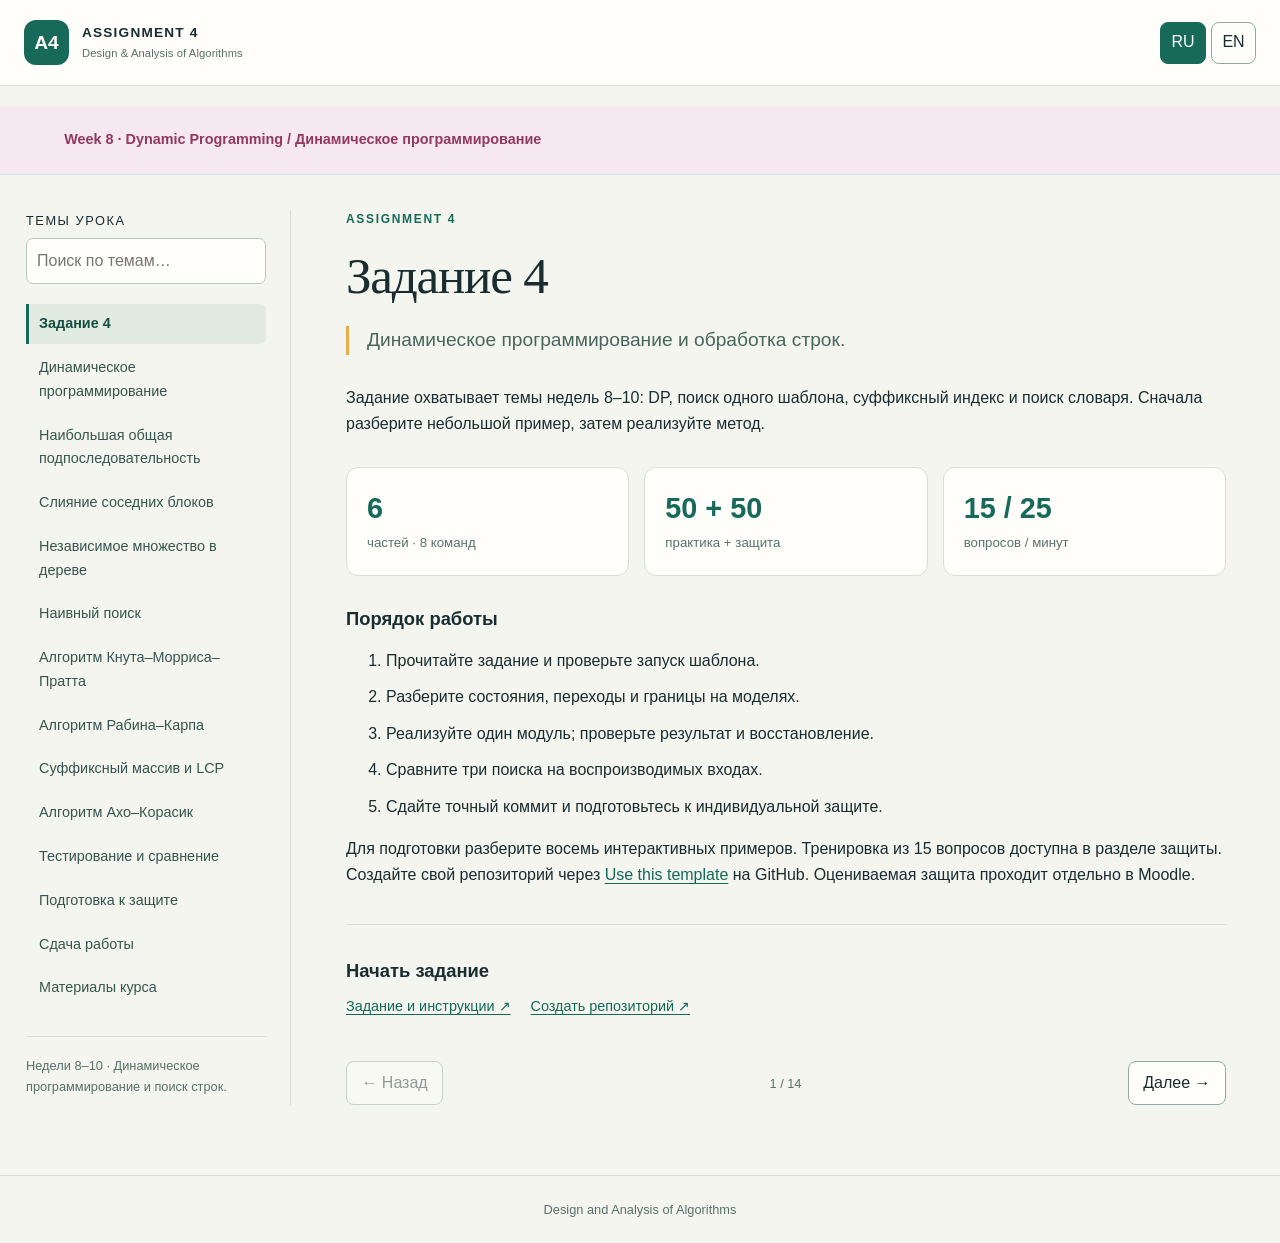
<file: docs/index.html>
<!doctype html>
<html lang="ru">
<head>
<meta charset="utf-8"><meta name="viewport" content="width=device-width, initial-scale=1">
<title>A4 · Dynamic Programming & String Processing</title>
<meta name="description" content="Учебные модели Assignment 4: динамическое программирование и обработка строк.">
<link rel="stylesheet" href="style.css">
<script defer src="content.js"></script><script defer src="app.js"></script>
</head>
<body>
<a class="skip" href="#main">К содержанию / Skip to content</a>
<header><a class="brand" href="#start"><span class="brand-icon">A4</span><span>ASSIGNMENT 4<small>Design & Analysis of Algorithms</small></span></a><div class="language" role="group" aria-label="Language"><button data-lang="RU">RU</button><button data-lang="EN">EN</button></div></header>
<nav class="week8-banner" aria-label="Week 8"><a href="week8/">Week 8 · Dynamic Programming / Динамическое программирование</a></nav>
<div class="shell"><aside><label for="search" id="searchLabel"></label><input id="search" type="search" autocomplete="off"><nav id="nav" aria-label="Topics"></nav><div class="aside-note" id="asideNote"></div></aside>
<main id="main" tabindex="-1"><div class="eyebrow" id="eyebrow"></div><h1 id="title"></h1><p class="lead" id="lead"></p><article id="article"></article><section id="lab" class="lab" hidden aria-labelledby="labHeading"></section><section class="downloads"><h2 id="downloadsTitle"></h2><div id="downloads"></div></section><div class="paging"><button id="prev"></button><span id="position"></span><button id="next"></button></div></main></div>
<footer id="footer"></footer>
</body></html>
</file>
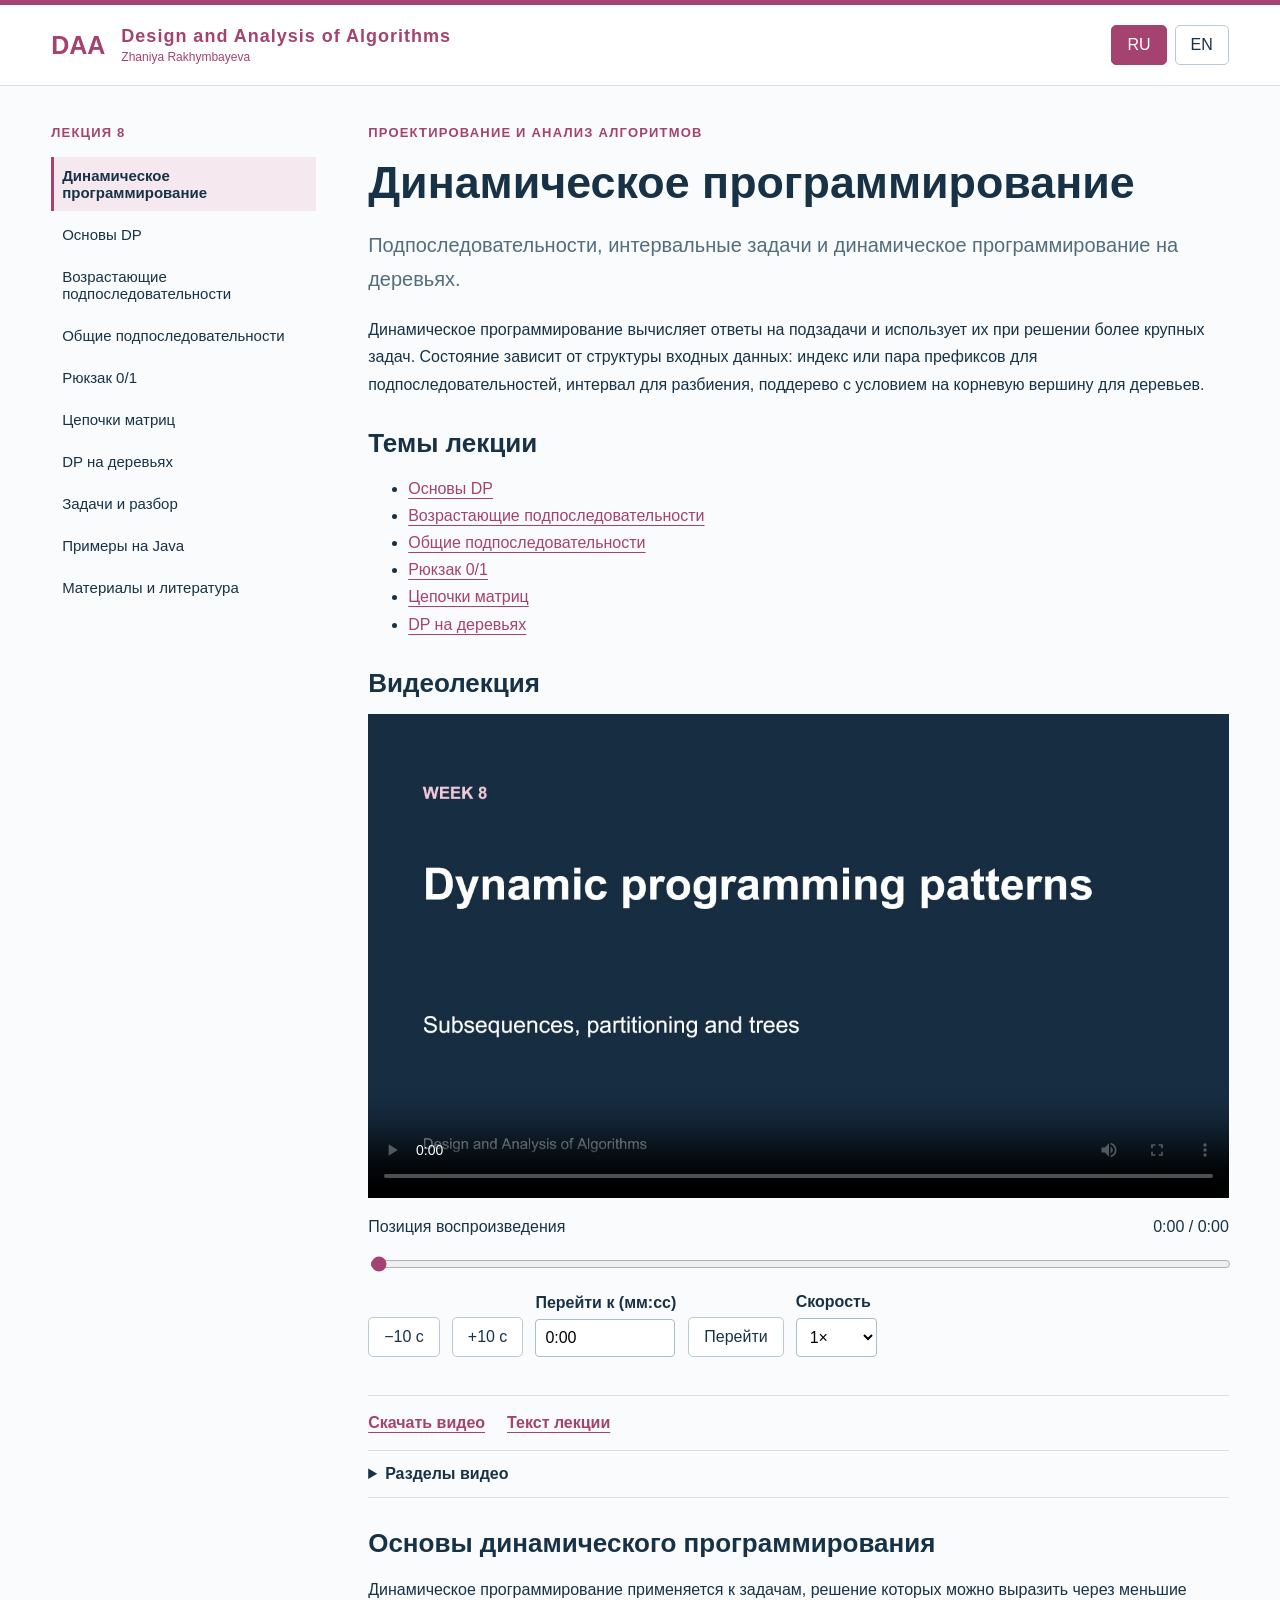
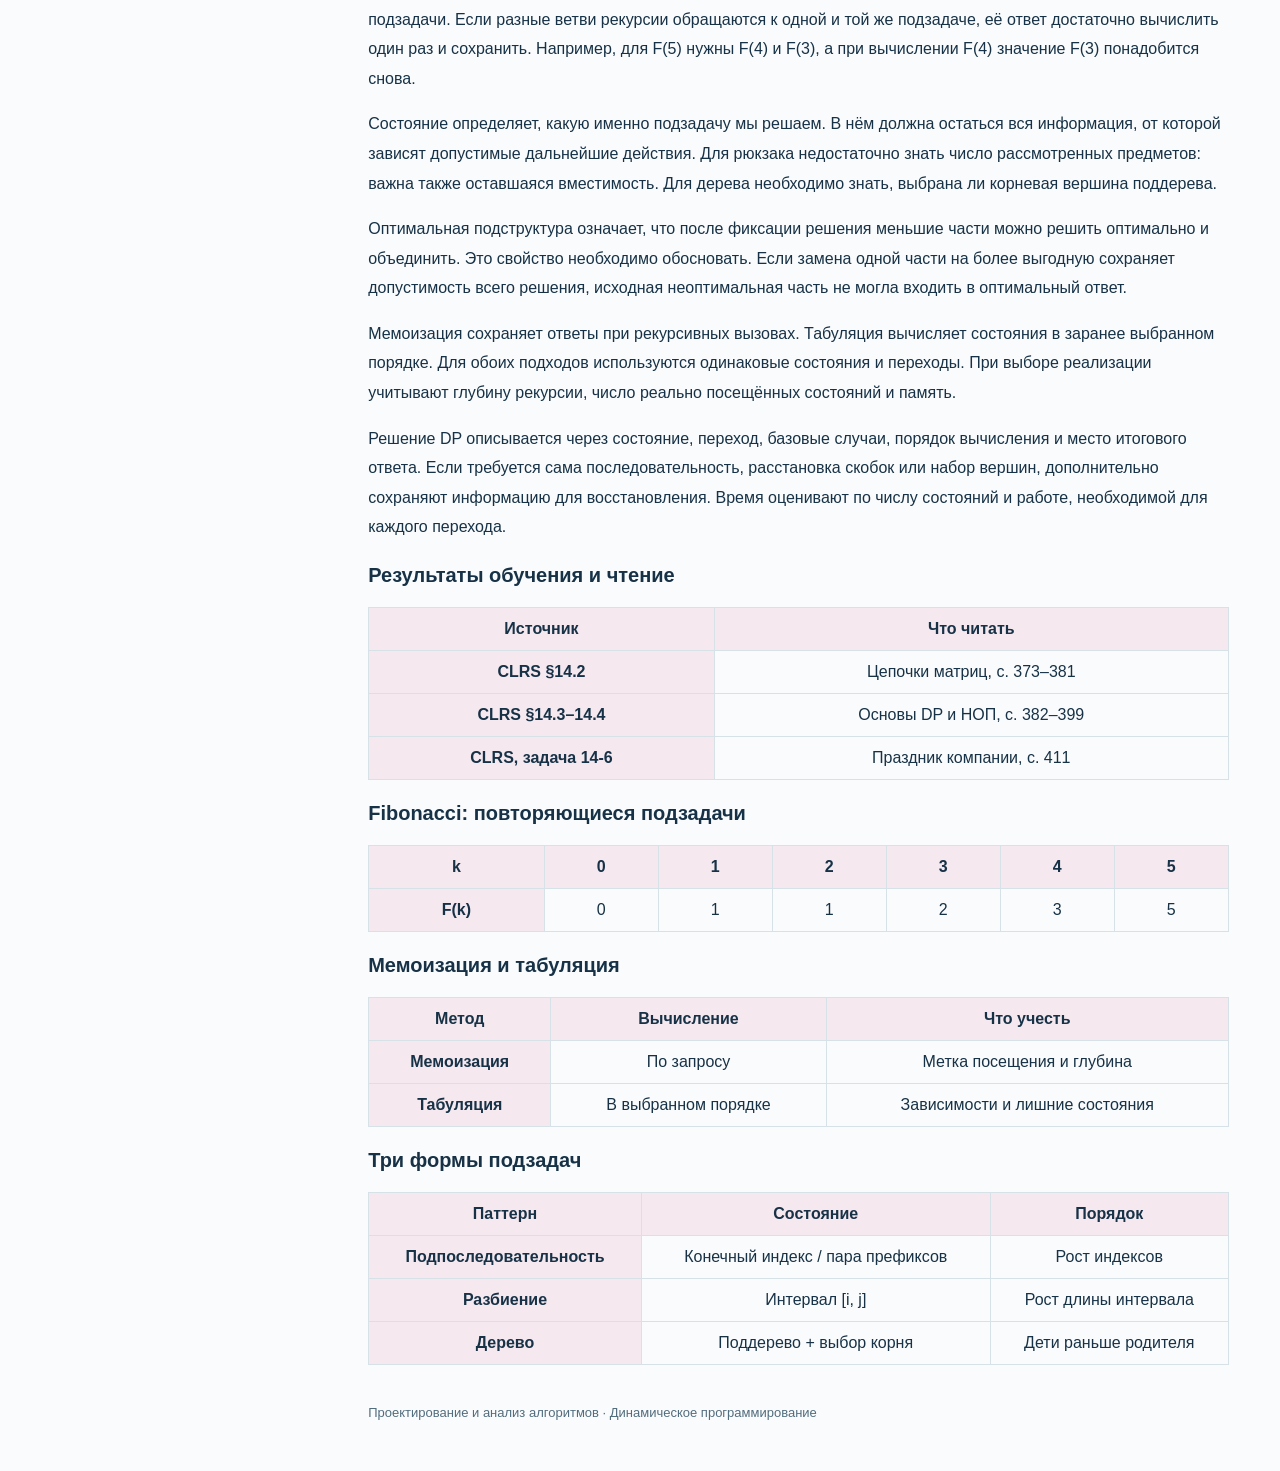
<file: docs/week8/index.html>
<!doctype html><html lang="ru"><head><meta charset="utf-8"><meta name="viewport" content="width=device-width,initial-scale=1"><meta name="description" content="Dynamic programming: subsequences, interval problems, and trees."><title>Week 8 · Dynamic Programming</title><link rel="stylesheet" href="week8.css"><script type="module" src="week8.mjs"></script></head><body>
<a class="skip" href="#main">К содержанию / Skip to content</a>
<header><a class="brand" href="#start">DAA <span>Design and Analysis of Algorithms<small>Zhaniya Rakhymbayeva</small></span></a><div class="lang"><button id="ru" lang="ru">RU</button><button id="en" lang="en">EN</button></div></header>
<div class="layout"><aside><p class="eyebrow" id="routeLabel"></p><nav id="nav" aria-label="Lecture topics"></nav></aside>
<main id="main" tabindex="-1"><p class="eyebrow" id="kicker"></p><h1 id="title"></h1><p class="lead" id="lead"></p><div id="content"></div><section id="workspace" hidden></section><footer id="footer"></footer></main></div>
</body></html>
</file>
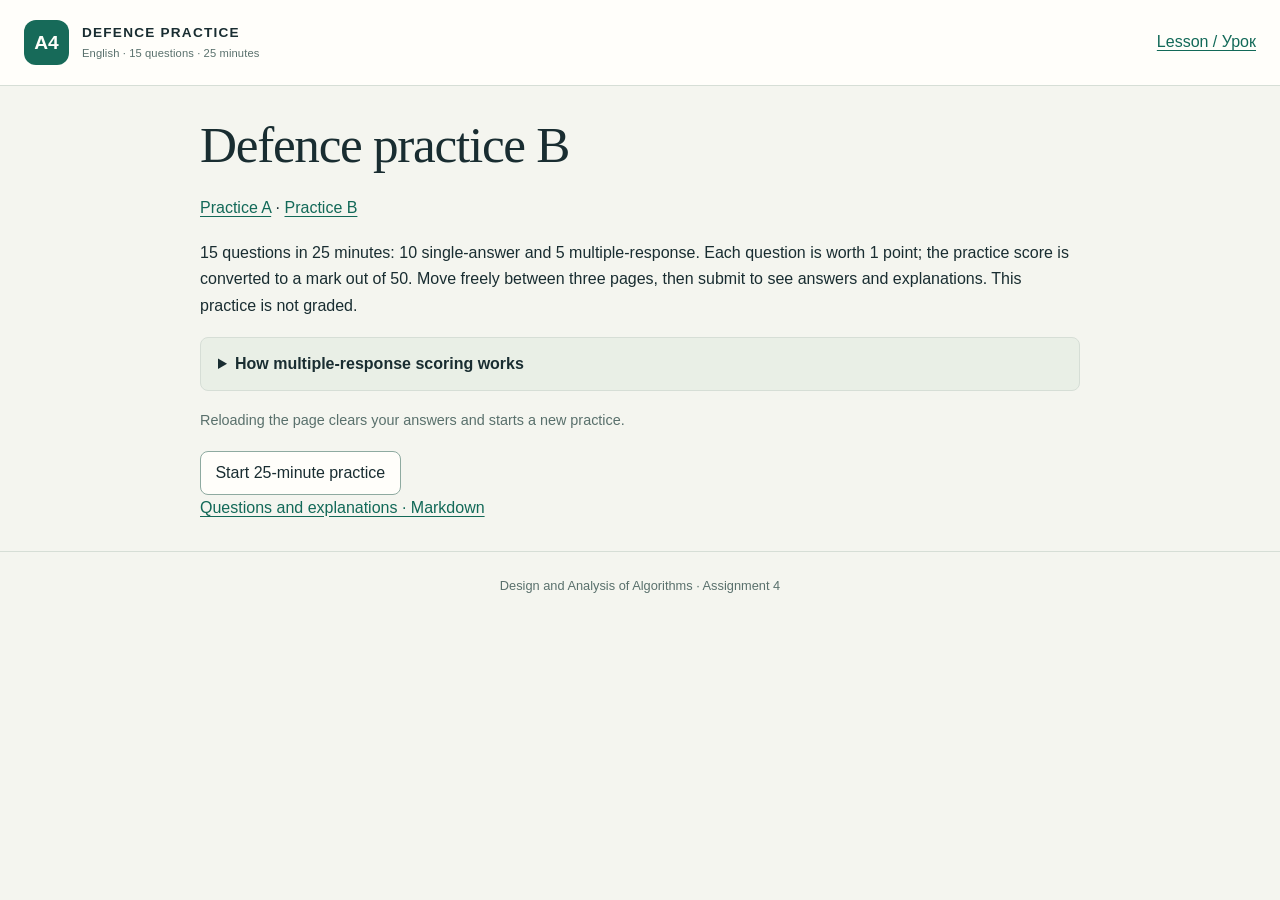
<file: docs/practice-b.html>
<!doctype html><html lang="en"><head><meta charset="utf-8"><meta name="viewport" content="width=device-width,initial-scale=1"><title>A4 · Defence Practice B</title><link rel="stylesheet" href="style.css"><script defer src="practice-b-content.js"></script><script defer src="practice.js"></script>
<style>.practice-shell{max-width:920px;margin:30px auto;padding:0 20px}.practice-card{background:#fffefa;border:1px solid #d6ded6;border-radius:12px;padding:20px;margin:20px 0}.practice-card legend{font-weight:600;padding:0 5px}.practice-card fieldset{border:0;padding:0;margin:0;min-width:0}.practice-card label{display:flex;gap:12px;align-items:flex-start;margin-top:12px;cursor:pointer}.practice-card input{margin-top:7px;flex:none;accent-color:#176a59}.timer{position:sticky;top:0;background:#fffefa;border:1px solid #d6ded6;border-radius:9px;padding:12px 16px;display:flex;gap:14px;align-items:center;justify-content:space-between;z-index:2}.timer strong{font-size:1.3rem;font-variant-numeric:tabular-nums}.option-reason{font-size:.9rem;padding:8px 12px;border-left:3px solid #a8c3b0;margin-top:7px}.score{font-size:1.3rem;padding:18px;background:#e2eddf;border-radius:9px}.hint{font-size:.9rem;color:#59706c}.practice-card.correct{border-color:#26755b}.practice-card.partial{border-color:#b38a35}.practice-card.incorrect{border-color:#b17954}@media(max-width:620px){.practice-shell{padding:0 14px}.practice-card{padding:16px 12px}.timer{font-size:.82rem}.timer strong{font-size:1.1rem}.paging{flex-wrap:wrap}}
</style></head><body><header><a class="brand" href="index.html#defence"><span class="brand-icon">A4</span><span>DEFENCE PRACTICE<small>English · 15 questions · 25 minutes</small></span></a><a href="index.html#defence">Lesson / Урок</a></header><main class="practice-shell"><h1>Defence practice B</h1><p><a href="practice.html">Practice A</a> · <a href="practice-b.html">Practice B</a></p><div id="intro"><p>15 questions in 25 minutes: 10 single-answer and 5 multiple-response. Each question is worth 1 point; the practice score is converted to a mark out of 50. Move freely between three pages, then submit to see answers and explanations. This practice is not graded.</p><details><summary>How multiple-response scoring works</summary><p>With k correct options (2 or 3), each selected correct earns 1/k and each selected wrong deducts 1/(2k). The question floor is 0. Selecting all five gives 0.25 or about 0.67. Full credit needs all correct options and no incorrect options.</p></details><p class="hint">Reloading the page clears your answers and starts a new practice.</p><button id="start">Start 25-minute practice</button><p><a href="materials/Practice_B_EN.md" download>Questions and explanations · Markdown</a></p></div><div id="attempt" hidden><div class="timer"><span id="progress"></span><strong id="time">25:00</strong><button id="submit">Submit practice</button></div><p id="summary" role="status"></p><div id="questions"></div><div class="paging"><button id="back">← Previous page</button><span id="page"></span><button id="forward">Next page →</button></div><p class="hint">Questions 1–10: choose one. Questions 11–15: select all that apply.</p><button id="restart" hidden>Start a new practice</button></div></main><footer>Design and Analysis of Algorithms · Assignment 4</footer></body></html>
</file>
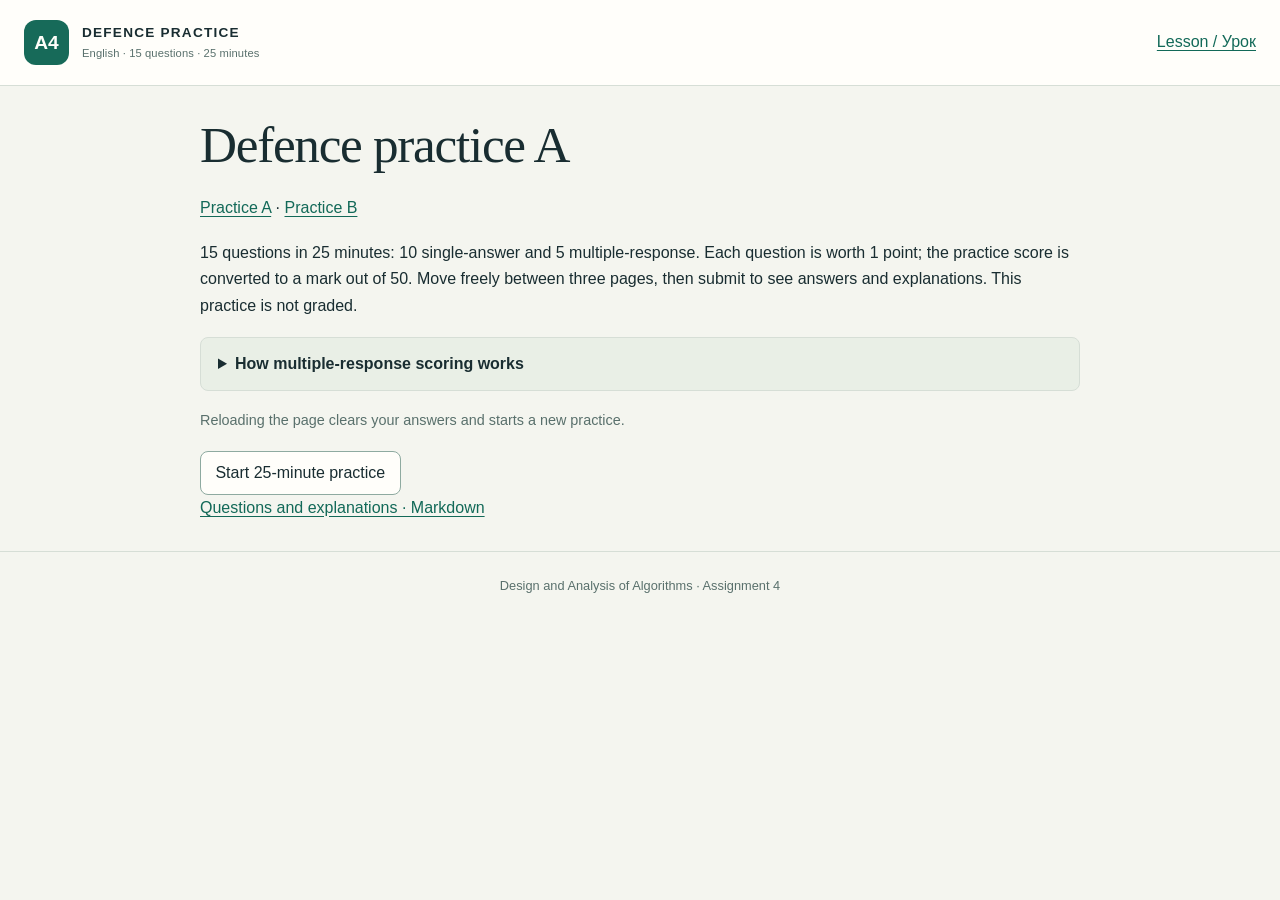
<file: docs/practice.html>
<!doctype html><html lang="en"><head><meta charset="utf-8"><meta name="viewport" content="width=device-width,initial-scale=1"><title>A4 · Defence Practice</title><link rel="stylesheet" href="style.css"><script defer src="practice-content.js"></script><script defer src="practice.js"></script>
<style>.practice-shell{max-width:920px;margin:30px auto;padding:0 20px}.practice-card{background:#fffefa;border:1px solid #d6ded6;border-radius:12px;padding:20px;margin:20px 0}.practice-card legend{font-weight:600;padding:0 5px}.practice-card fieldset{border:0;padding:0;margin:0;min-width:0}.practice-card label{display:flex;gap:12px;align-items:flex-start;margin-top:12px;cursor:pointer}.practice-card input{margin-top:7px;flex:none;accent-color:#176a59}.timer{position:sticky;top:0;background:#fffefa;border:1px solid #d6ded6;border-radius:9px;padding:12px 16px;display:flex;gap:14px;align-items:center;justify-content:space-between;z-index:2}.timer strong{font-size:1.3rem;font-variant-numeric:tabular-nums}.option-reason{font-size:.9rem;padding:8px 12px;border-left:3px solid #a8c3b0;margin-top:7px}.score{font-size:1.3rem;padding:18px;background:#e2eddf;border-radius:9px}.hint{font-size:.9rem;color:#59706c}.practice-card.correct{border-color:#26755b}.practice-card.partial{border-color:#b38a35}.practice-card.incorrect{border-color:#b17954}@media(max-width:620px){.practice-shell{padding:0 14px}.practice-card{padding:16px 12px}.timer{font-size:.82rem}.timer strong{font-size:1.1rem}.paging{flex-wrap:wrap}}
</style></head><body><header><a class="brand" href="index.html#defence"><span class="brand-icon">A4</span><span>DEFENCE PRACTICE<small>English · 15 questions · 25 minutes</small></span></a><a href="index.html#defence">Lesson / Урок</a></header><main class="practice-shell"><h1>Defence practice A</h1><p><a href="practice.html">Practice A</a> · <a href="practice-b.html">Practice B</a></p><div id="intro"><p>15 questions in 25 minutes: 10 single-answer and 5 multiple-response. Each question is worth 1 point; the practice score is converted to a mark out of 50. Move freely between three pages, then submit to see answers and explanations. This practice is not graded.</p><details><summary>How multiple-response scoring works</summary><p>With k correct options (2 or 3), each selected correct earns 1/k and each selected wrong deducts 1/(2k). The question floor is 0. Selecting all five gives 0.25 or about 0.67. Full credit needs all correct options and no incorrect options.</p></details><p class="hint">Reloading the page clears your answers and starts a new practice.</p><button id="start">Start 25-minute practice</button><p><a href="materials/Practice_15_EN.md" download>Questions and explanations · Markdown</a></p></div><div id="attempt" hidden><div class="timer"><span id="progress"></span><strong id="time">25:00</strong><button id="submit">Submit practice</button></div><p id="summary" role="status"></p><div id="questions"></div><div class="paging"><button id="back">← Previous page</button><span id="page"></span><button id="forward">Next page →</button></div><p class="hint">Questions 1–10: choose one. Questions 11–15: select all that apply.</p><button id="restart" hidden>Start a new practice</button></div></main><footer>Design and Analysis of Algorithms · Assignment 4</footer></body></html>
</file>
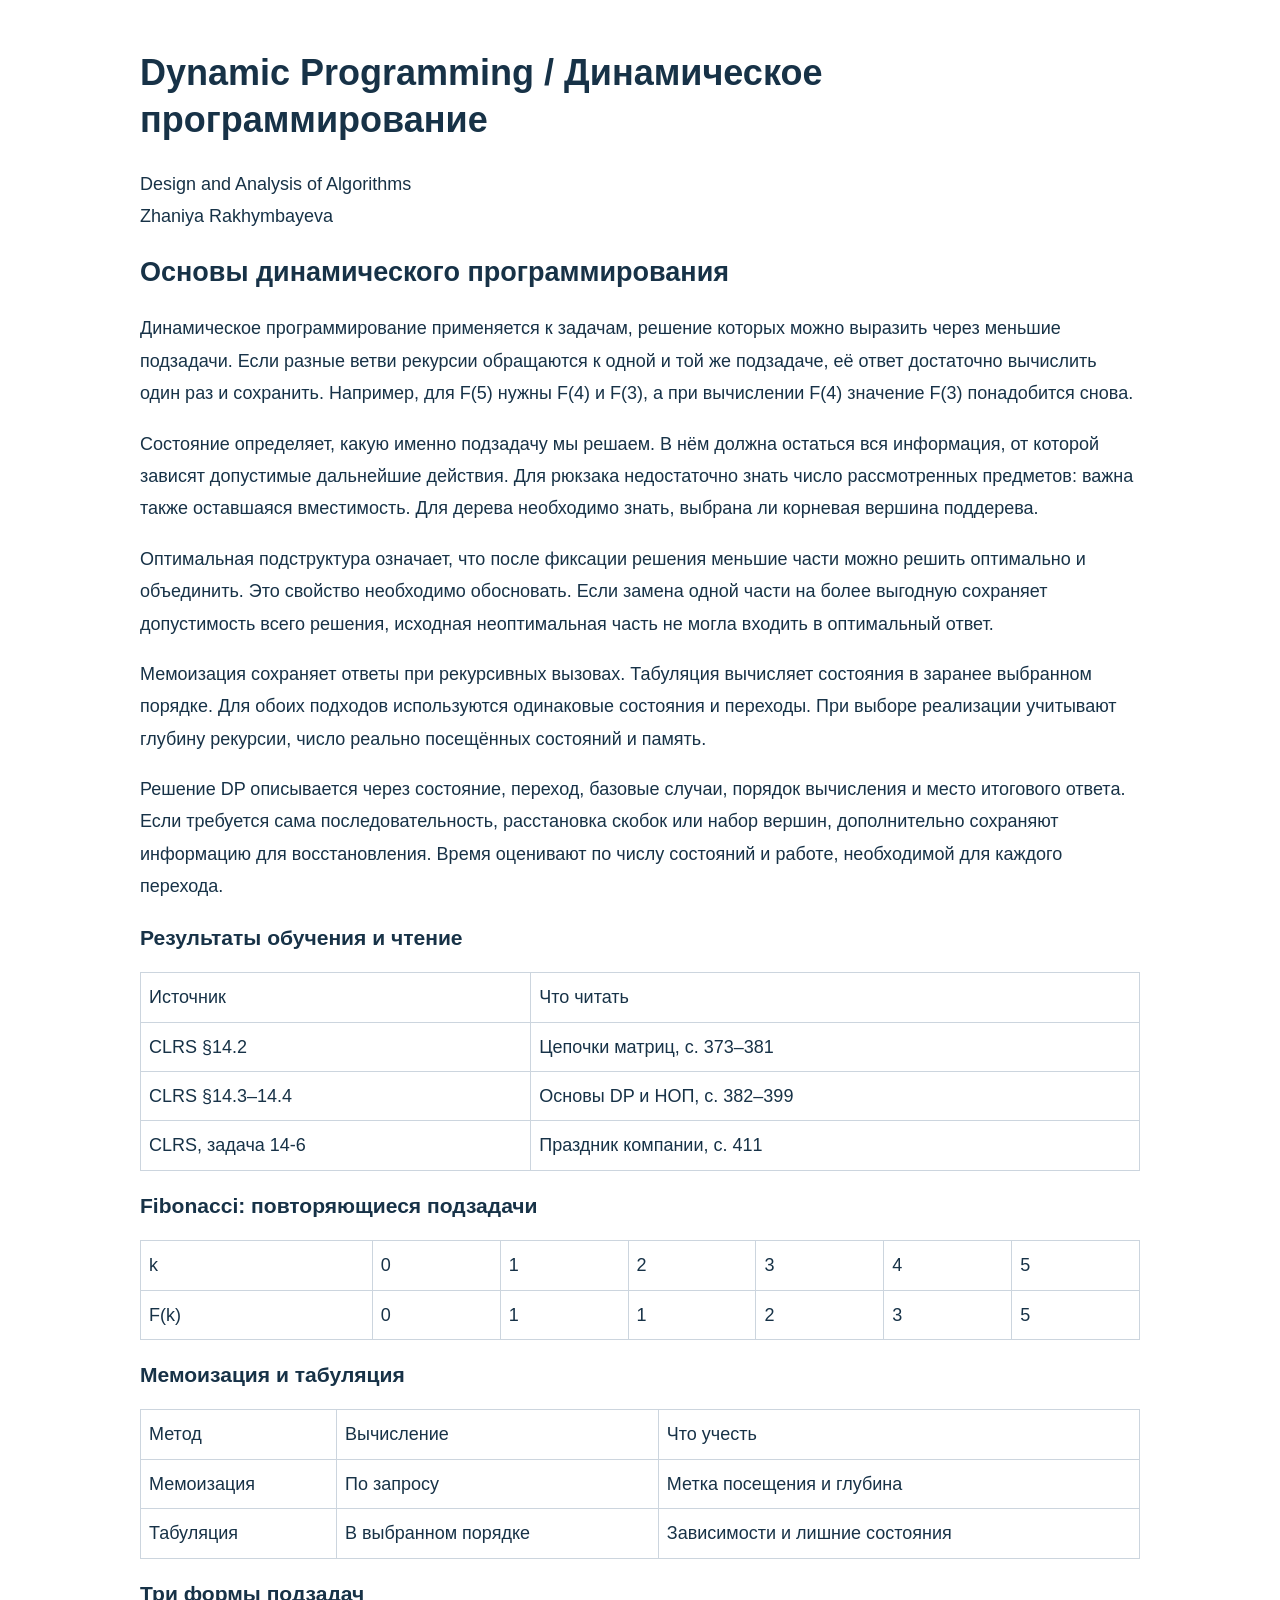
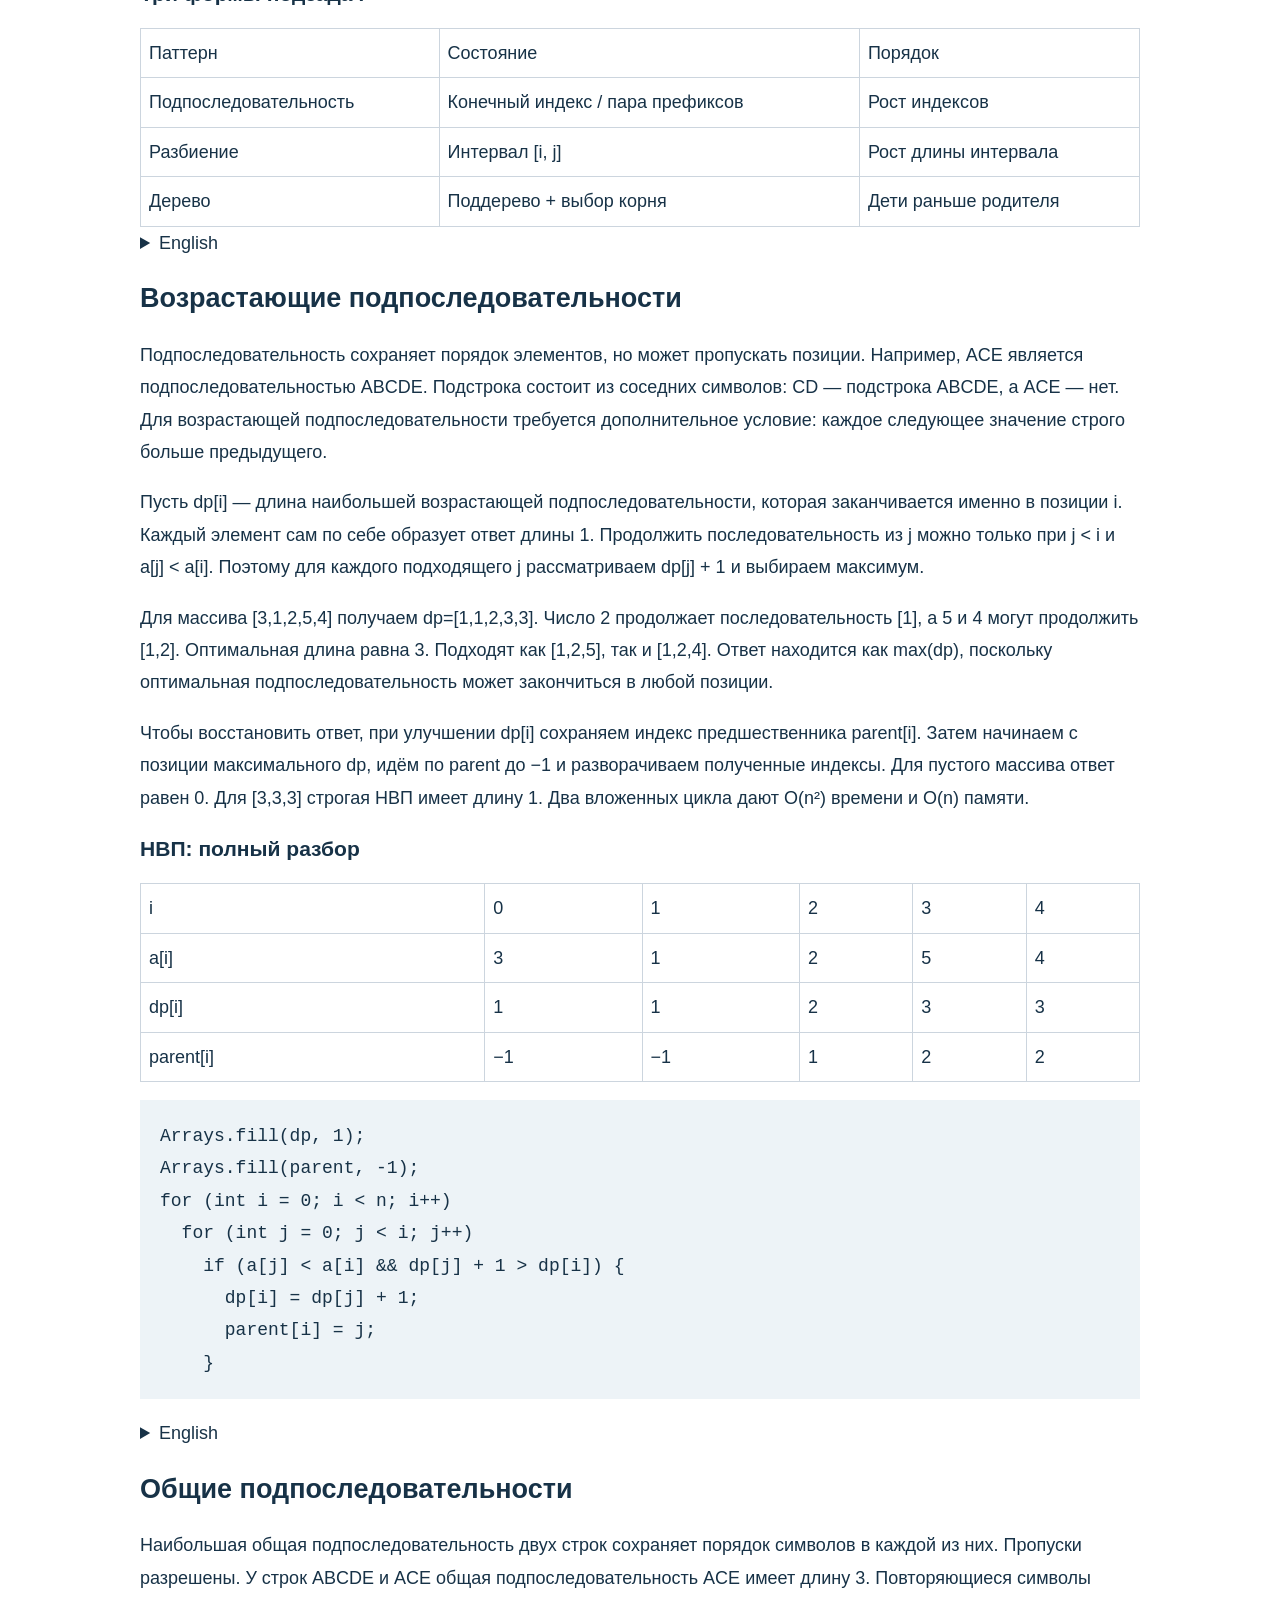
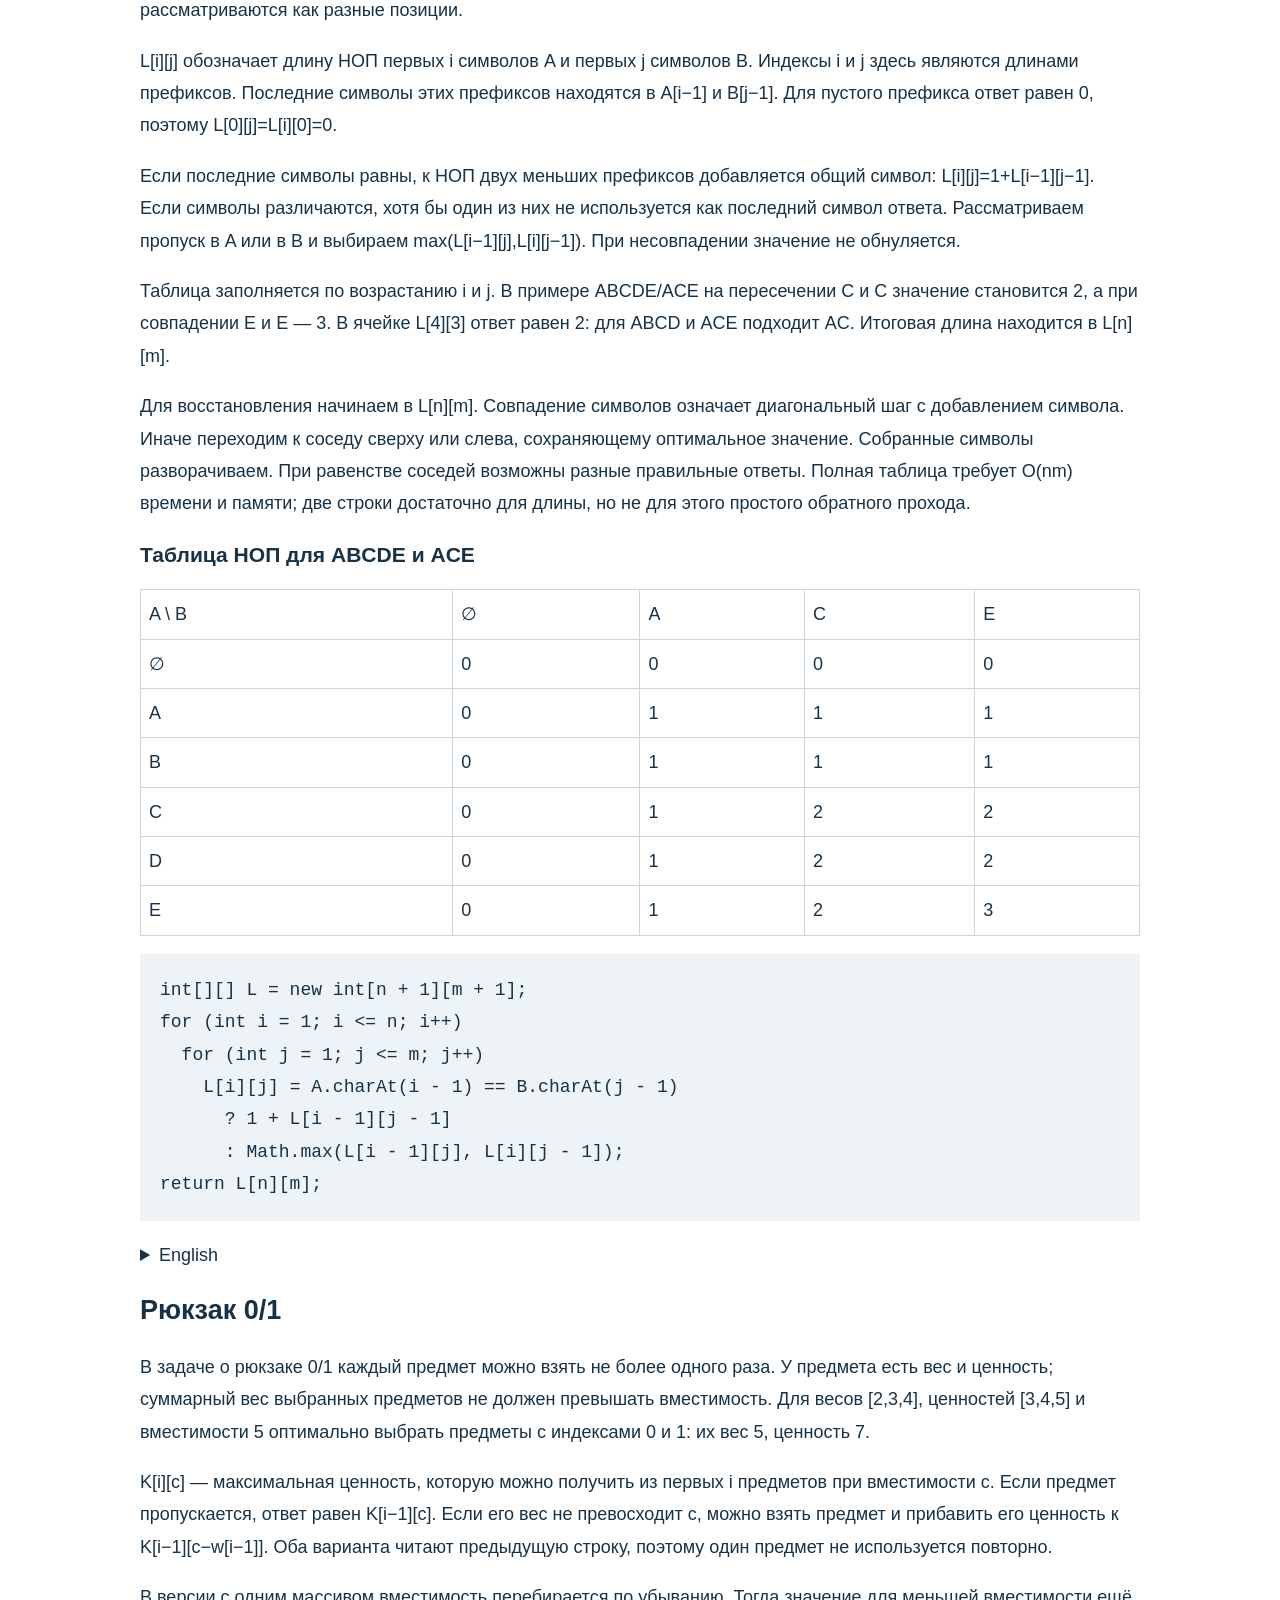
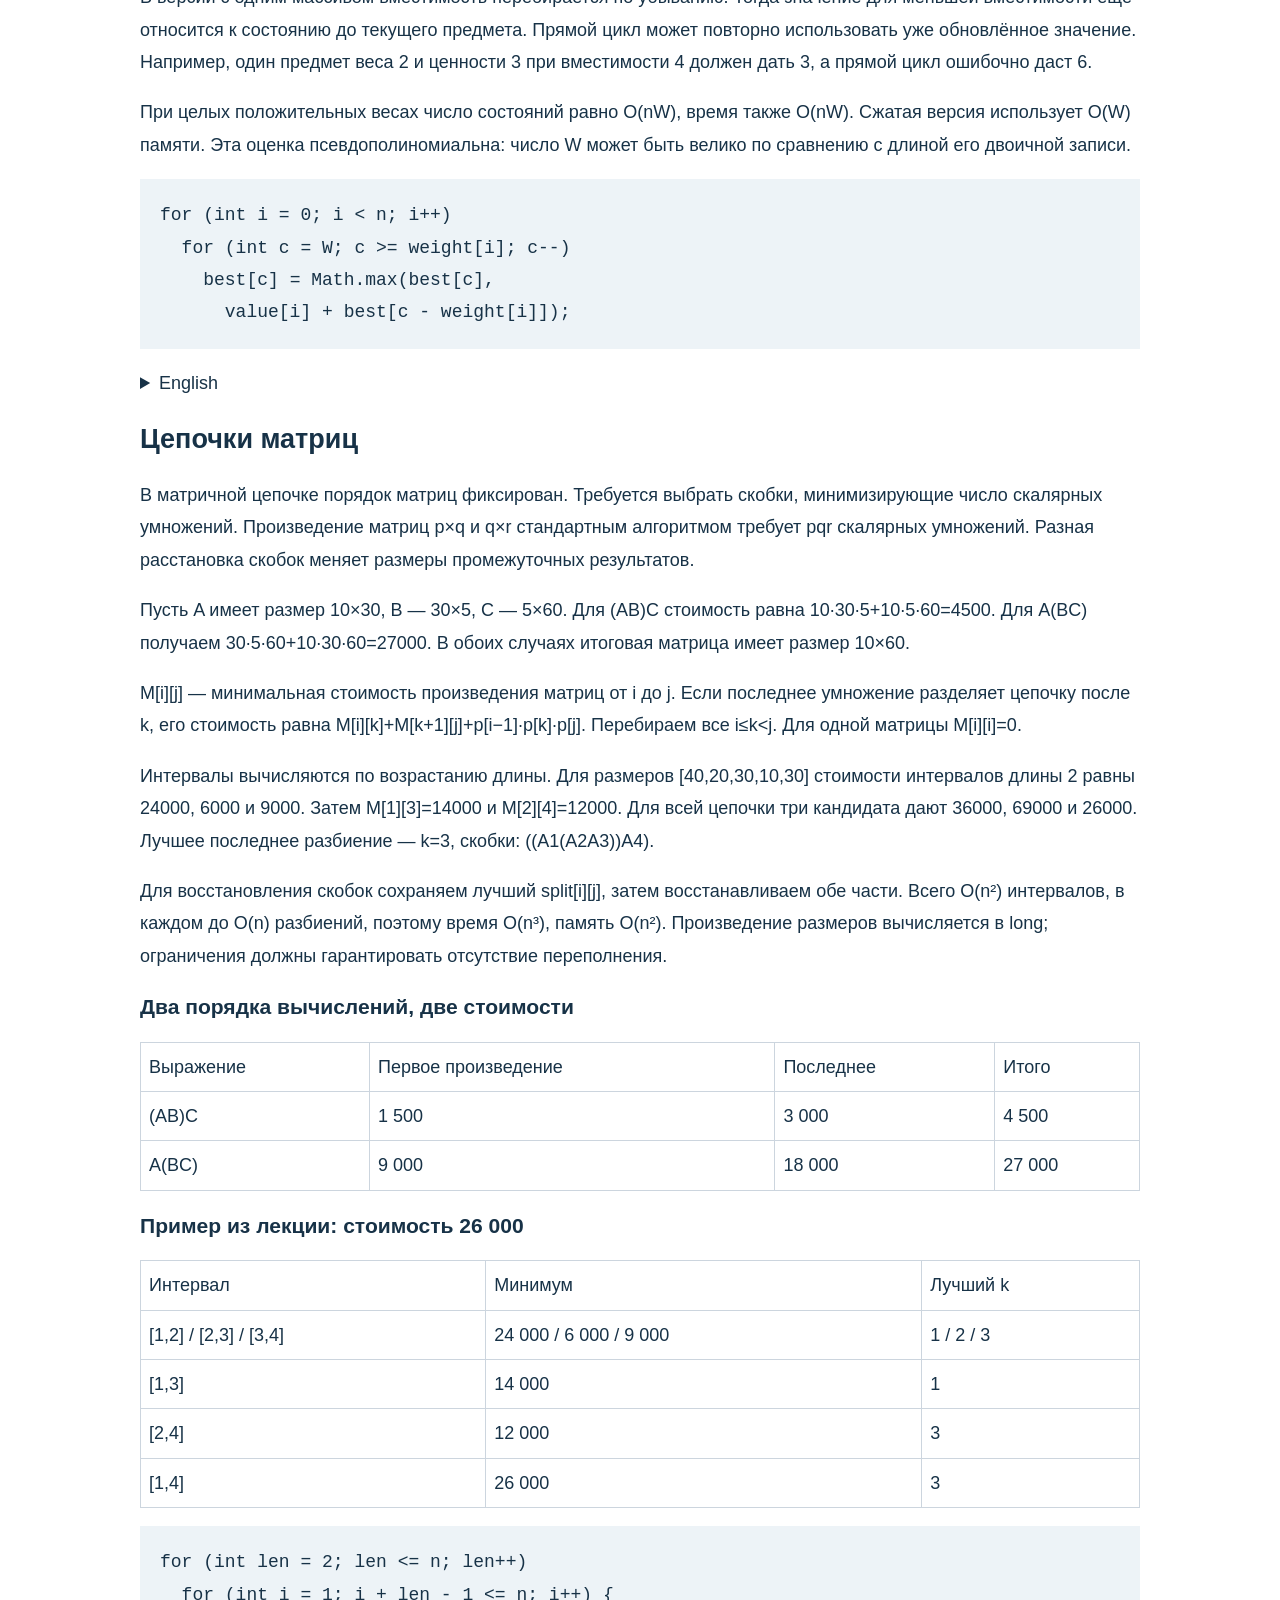
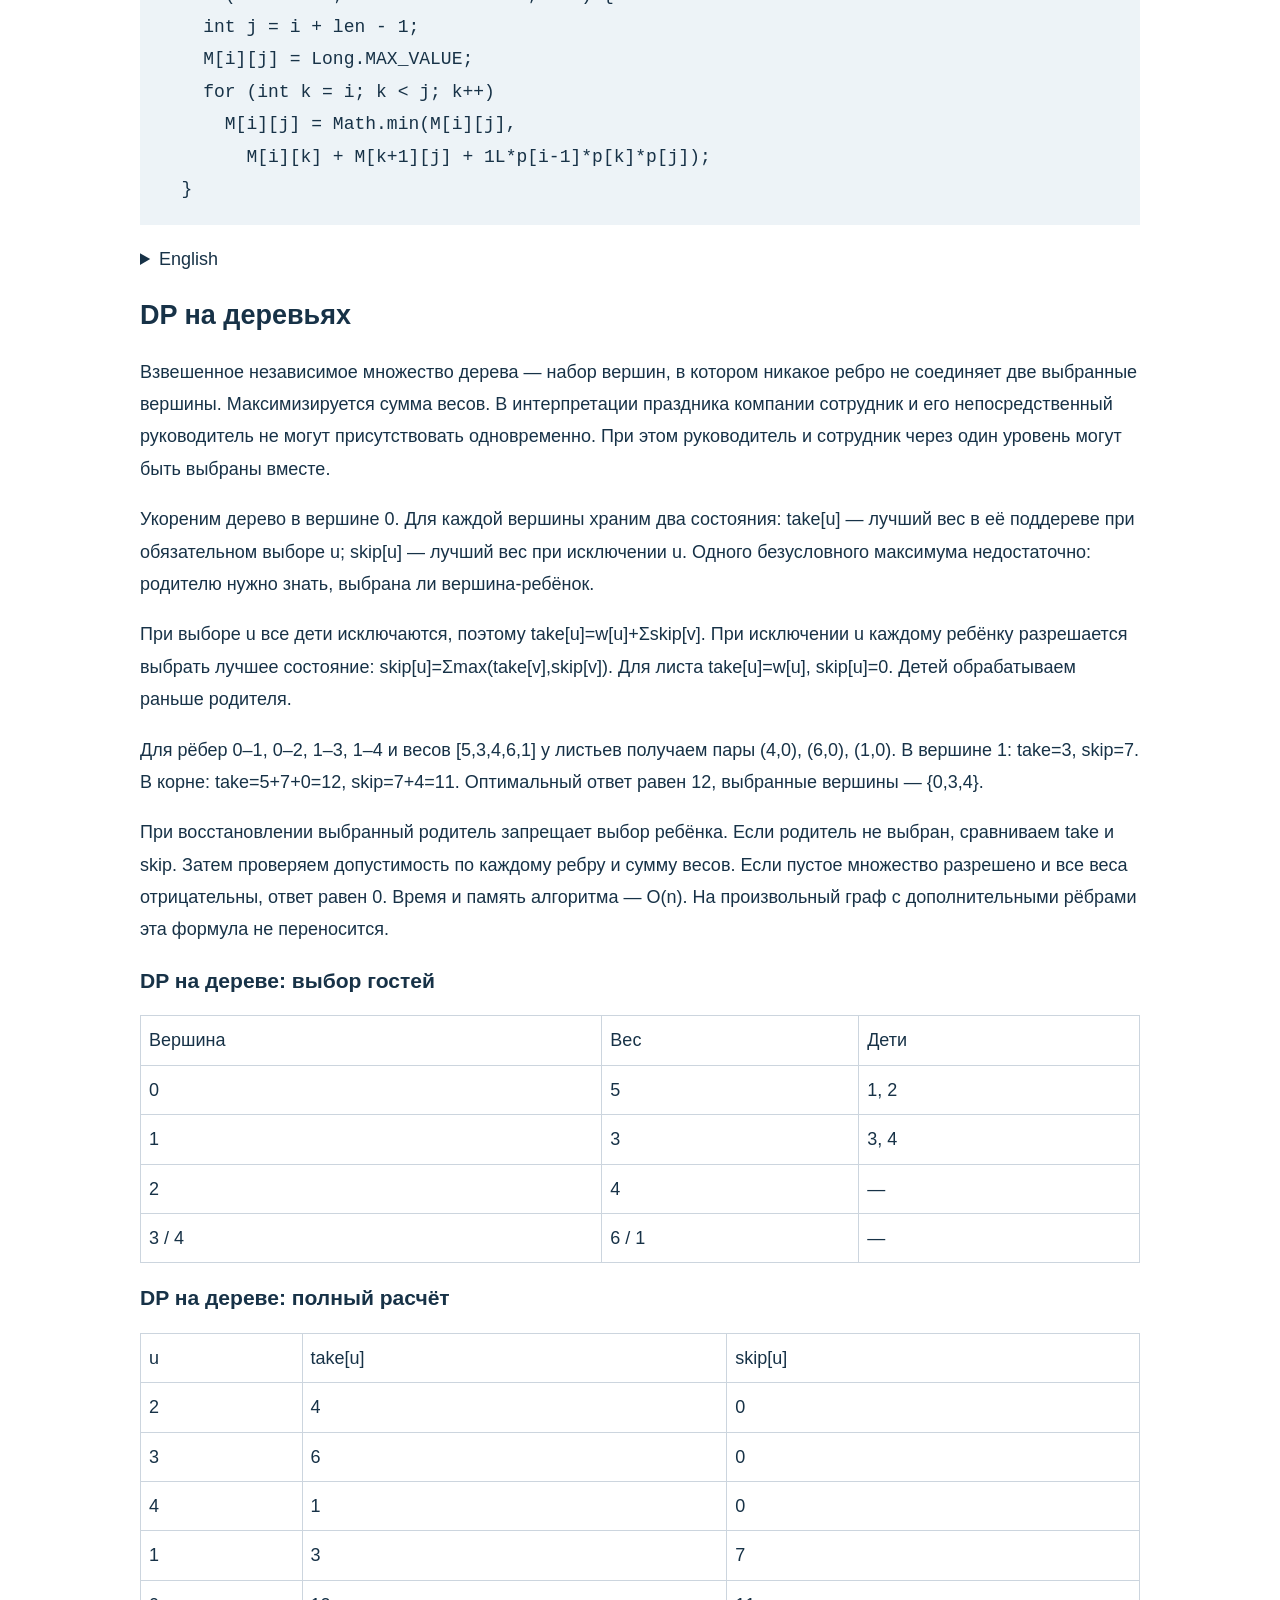
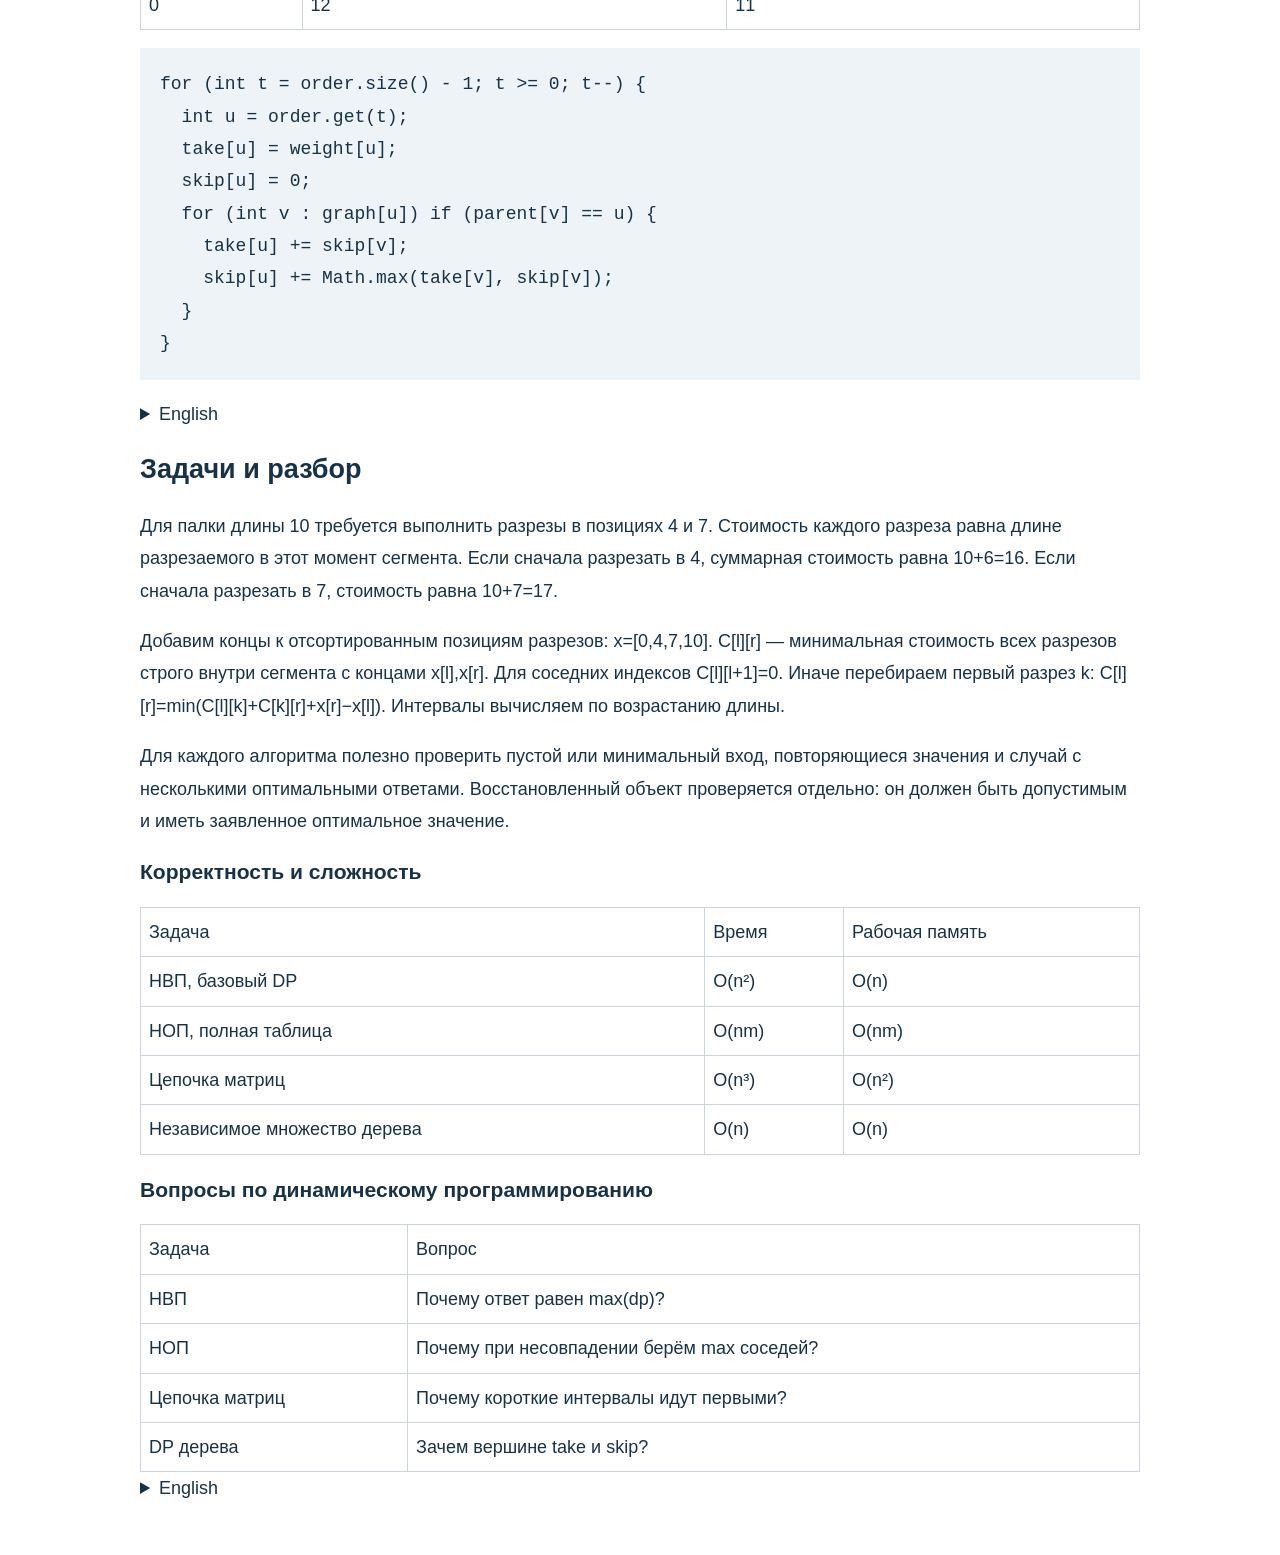
<file: docs/week8/materials/Lecture_Notes_EN_RU.html>
<!doctype html><html lang="ru"><meta charset="utf-8"><meta name="viewport" content="width=device-width,initial-scale=1"><title>Dynamic Programming / Динамическое программирование</title><style>body{max-width:1000px;margin:50px auto;padding:0 24px;font:18px/1.8 Arial;color:#173247}h1,h2,h3{line-height:1.3}pre{white-space:pre-wrap;padding:20px;background:#edf3f7}table{border-collapse:collapse;width:100%}td,th{padding:8px;border:1px solid #ccd5de}a{color:#a44270}</style><body><h1>Dynamic Programming / Динамическое программирование</h1><p>Design and Analysis of Algorithms<br>Zhaniya Rakhymbayeva</p><h2>Основы динамического программирования</h2><p>Динамическое программирование применяется к задачам, решение которых можно выразить через меньшие подзадачи. Если разные ветви рекурсии обращаются к одной и той же подзадаче, её ответ достаточно вычислить один раз и сохранить. Например, для F(5) нужны F(4) и F(3), а при вычислении F(4) значение F(3) понадобится снова.</p><p>Состояние определяет, какую именно подзадачу мы решаем. В нём должна остаться вся информация, от которой зависят допустимые дальнейшие действия. Для рюкзака недостаточно знать число рассмотренных предметов: важна также оставшаяся вместимость. Для дерева необходимо знать, выбрана ли корневая вершина поддерева.</p><p>Оптимальная подструктура означает, что после фиксации решения меньшие части можно решить оптимально и объединить. Это свойство необходимо обосновать. Если замена одной части на более выгодную сохраняет допустимость всего решения, исходная неоптимальная часть не могла входить в оптимальный ответ.</p><p>Мемоизация сохраняет ответы при рекурсивных вызовах. Табуляция вычисляет состояния в заранее выбранном порядке. Для обоих подходов используются одинаковые состояния и переходы. При выборе реализации учитывают глубину рекурсии, число реально посещённых состояний и память.</p><p>Решение DP описывается через состояние, переход, базовые случаи, порядок вычисления и место итогового ответа. Если требуется сама последовательность, расстановка скобок или набор вершин, дополнительно сохраняют информацию для восстановления. Время оценивают по числу состояний и работе, необходимой для каждого перехода.</p><h3>Результаты обучения и чтение</h3><table><tr><td>Источник</td><td>Что читать</td></tr><tr><td>CLRS §14.2</td><td>Цепочки матриц, с. 373–381</td></tr><tr><td>CLRS §14.3–14.4</td><td>Основы DP и НОП, с. 382–399</td></tr><tr><td>CLRS, задача 14-6</td><td>Праздник компании, с. 411</td></tr></table><h3>Fibonacci: повторяющиеся подзадачи</h3><table><tr><td>k</td><td>0</td><td>1</td><td>2</td><td>3</td><td>4</td><td>5</td></tr><tr><td>F(k)</td><td>0</td><td>1</td><td>1</td><td>2</td><td>3</td><td>5</td></tr></table><h3>Мемоизация и табуляция</h3><table><tr><td>Метод</td><td>Вычисление</td><td>Что учесть</td></tr><tr><td>Мемоизация</td><td>По запросу</td><td>Метка посещения и глубина</td></tr><tr><td>Табуляция</td><td>В выбранном порядке</td><td>Зависимости и лишние состояния</td></tr></table><h3>Три формы подзадач</h3><table><tr><td>Паттерн</td><td>Состояние</td><td>Порядок</td></tr><tr><td>Подпоследовательность</td><td>Конечный индекс / пара префиксов</td><td>Рост индексов</td></tr><tr><td>Разбиение</td><td>Интервал [i, j]</td><td>Рост длины интервала</td></tr><tr><td>Дерево</td><td>Поддерево + выбор корня</td><td>Дети раньше родителя</td></tr></table><details><summary>English</summary><h3>Dynamic programming patterns</h3><p>Dynamic programming solves problems by expressing their answers through smaller subproblems and storing results that will be needed again. Three structures occur frequently: a position in a sequence, a contiguous interval, and a rooted subtree. These structures determine what a state needs to remember and which answers must be available before it can be computed. We will examine increasing subsequences and common subsequences, then use interval states to choose parentheses for matrix multiplication. Finally, we will select a maximum weight independent set in a tree. Each example begins with the meaning of its state. The recurrence follows from the legal choices, and the evaluation order follows from the dependencies. We will also recover the actual sequence, expression, or selected vertices, because the optimal value alone does not identify the solution. The same questions apply throughout: what information does this subproblem need, which choices cover all valid solutions, and why can smaller optimal answers be combined?</p><h3>Learning outcomes and reading</h3><p>A complete dynamic programming solution includes a precise state definition, a recurrence, base cases, an evaluation order, and the location of the final answer. When the required output is a sequence or a set rather than its value, the solution also needs reconstruction. Correctness can be established by induction in the dependency order. Each transition must construct a legal solution, and every optimal solution must correspond to a choice considered by that transition. For matrix chains, the final multiplication determines the split. For a common subsequence, the final characters determine the two cases. For a tree, the choice at the subtree root determines which child states are allowed. Chapter fourteen of Introduction to Algorithms develops these ideas through rod cutting, matrix-chain multiplication, and longest common subsequences. The company-party problem gives a tree application. Fibonacci and zero-one knapsack provide additional examples of how repeated subproblems and state restrictions affect the implementation.</p><h3>Why stored answers help</h3><p>Dynamic programming is useful when a problem can be expressed using smaller subproblems and those subproblems recur. Optimal substructure means that, once a relevant choice is fixed, the remaining parts can use their own optimal solutions. We must justify this property rather than assume it. Overlap means that separate branches of a recursive search ask the same question again. Saving the answer prevents repeated work. Compare this with merge sort. Its two recursive calls work on separate halves, and there is normally no repeated request for the same half within one run. A dynamic programming recurrence often forms a directed acyclic graph of dependencies. This connects directly to topological ordering. A state is sufficient only when two situations with that same state have the same possible future decisions and the same relevant outcome. If capacity affects future choices, for example, the state must include capacity. A table alone does not make an algorithm correct or efficient.</p><h3>Fibonacci: repeated subproblems</h3><p>Consider Fibonacci numbers, with zero as the zeroth value and one as the first. To compute the fifth value recursively, we request the fourth and third. Computing the fourth requests the third again. The same duplication continues at smaller indices. A memoized function checks whether an answer already exists before making recursive calls. A bottom-up version fills the values in increasing index order. Both compute only a linear number of distinct states, with constant work per state under a fixed-width arithmetic model. The naive recursive method takes exponential time, while these versions take linear time. For the fifth value, the table is zero, one, one, two, three, five. This is a warm-up, not the main intellectual challenge. Fibonacci already gives us the recurrence. In more interesting problems, deciding what the state should mean is the difficult part. Also remember that fixed-width Java integers eventually overflow. If we use arbitrary precision numbers, arithmetic cost grows with the number of bits.</p><h3>Memoization and tabulation</h3><p>There are two common ways to evaluate the same recurrence. Memoization keeps a recursive description and stores completed answers. It can avoid states that are never reached, but it needs a call stack and a reliable way to distinguish a missing entry from a valid answer. Zero is often a valid answer, so a separate visited flag can be useful. Tabulation chooses a valid order in advance and fills a table with loops. It avoids recursive call overhead and often makes memory compression easier. However, it may also compute states that memoization never needs. Therefore, we should not claim that tabulation is always faster or always uses less memory. These are implementation trade-offs. For either approach, correctness depends on the same state definition and recurrence. Before changing one implementation into the other, list the dependencies of a state. The loop order must make those dependencies available. For interval problems that usually means increasing interval length. For a rooted tree it means processing children before their parent.</p><h3>A complete DP specification</h3><p>Here is the specification we will use for every example. First, define the state in words, including exactly which input elements it covers and which restrictions apply. Second, list the choices that can produce a valid solution and turn them into a recurrence. Third, handle the smallest subproblems with explicit base cases. Fourth, choose an evaluation order and explain why every dependency is ready. Fifth, locate the answer to the original problem. Sometimes it is the last table entry, but sometimes it is the maximum over many entries. Sixth, decide whether we need an actual sequence, a parenthesization, or a set of selected nodes. These outputs require reconstruction information or an appropriate backtracking procedure. Finally, justify correctness and analyze time and memory. A useful time estimate is the number of states multiplied by the amount of work per state, with separate accounting when the work varies. You should be able to apply this checklist before writing any loops.</p><h3>Three shapes of subproblems</h3><p>The three patterns differ mainly in the structure of their states. In longest increasing subsequence, one useful state records the best subsequence ending at a particular position. In longest common subsequence, the state uses a pair of prefix lengths, because the answer depends on two strings. In matrix-chain multiplication, the natural question is the cheapest way to evaluate a contiguous interval of matrices. In tree independent set, a state refers to a rooted subtree and records whether its root is selected. Notice that the dimensions of the table come from the information the subproblem needs. They are not arbitrary choices. A two-dimensional table can represent two prefixes, two interval boundaries, or a node and a binary condition. Those meanings require different transitions and different orders. A problem can first be classified by writing its state definition. Recognizing a familiar pattern helps, but the definition must still match the exact problem.</p></details><h2>Возрастающие подпоследовательности</h2><p>Подпоследовательность сохраняет порядок элементов, но может пропускать позиции. Например, ACE является подпоследовательностью ABCDE. Подстрока состоит из соседних символов: CD — подстрока ABCDE, а ACE — нет. Для возрастающей подпоследовательности требуется дополнительное условие: каждое следующее значение строго больше предыдущего.</p><p>Пусть dp[i] — длина наибольшей возрастающей подпоследовательности, которая заканчивается именно в позиции i. Каждый элемент сам по себе образует ответ длины 1. Продолжить последовательность из j можно только при j &lt; i и a[j] &lt; a[i]. Поэтому для каждого подходящего j рассматриваем dp[j] + 1 и выбираем максимум.</p><p>Для массива [3,1,2,5,4] получаем dp=[1,1,2,3,3]. Число 2 продолжает последовательность [1], а 5 и 4 могут продолжить [1,2]. Оптимальная длина равна 3. Подходят как [1,2,5], так и [1,2,4]. Ответ находится как max(dp), поскольку оптимальная подпоследовательность может закончиться в любой позиции.</p><p>Чтобы восстановить ответ, при улучшении dp[i] сохраняем индекс предшественника parent[i]. Затем начинаем с позиции максимального dp, идём по parent до −1 и разворачиваем полученные индексы. Для пустого массива ответ равен 0. Для [3,3,3] строгая НВП имеет длину 1. Два вложенных цикла дают O(n²) времени и O(n) памяти.</p><h3>НВП: полный разбор</h3><table><tr><td>i</td><td>0</td><td>1</td><td>2</td><td>3</td><td>4</td></tr><tr><td>a[i]</td><td>3</td><td>1</td><td>2</td><td>5</td><td>4</td></tr><tr><td>dp[i]</td><td>1</td><td>1</td><td>2</td><td>3</td><td>3</td></tr><tr><td>parent[i]</td><td>−1</td><td>−1</td><td>1</td><td>2</td><td>2</td></tr></table><pre><code>Arrays.fill(dp, 1);
Arrays.fill(parent, -1);
for (int i = 0; i &lt; n; i++)
  for (int j = 0; j &lt; i; j++)
    if (a[j] &lt; a[i] &amp;&amp; dp[j] + 1 &gt; dp[i]) {
      dp[i] = dp[j] + 1;
      parent[i] = j;
    }</code></pre><details><summary>English</summary><h3>Subsequence and substring</h3><p>Before deriving a recurrence, we need to understand the object we are choosing. A subsequence preserves the order of the original elements, but it may skip positions. A substring uses consecutive positions. In the string A B C D E, A C E is a subsequence because we can keep positions one, three, and five. It is not a substring because those positions are separated. C D is both a substring and a subsequence. E A is neither, because it reverses the order. This distinction changes algorithms. Longest common substring uses a recurrence that resets a value after a mismatch. Longest common subsequence can skip a character and keep the best result from a neighboring prefix state. Ask yourself whether the problem allows gaps before choosing a formula. For our examples, an empty subsequence is allowed, and repeated letters are distinct positions. We match positions in increasing order even when their character values are equal.</p><h3>Longest increasing subsequence</h3><p>Let us find a strictly increasing subsequence in the array three, one, two, five, four. We define dp at index i as the length of the longest increasing subsequence ending exactly at that index. The phrase ending exactly here is essential. It means the current element must belong to the subsequence. To extend an earlier solution, we choose an earlier index j whose value is strictly smaller than the current value. Appending the current element then adds one to the length stored at j. We take the best such predecessor. If no predecessor works, the element alone gives length one. The final answer is the maximum entry of the array, because the best subsequence may end anywhere. It is not automatically the last entry. For empty input we return length zero. Strict increase uses a less-than comparison. Replacing it with less-than-or-equal solves the different problem of longest nondecreasing subsequence, which treats equal adjacent values differently.</p><h3>LIS: a complete trace</h3><p>We now evaluate the array from left to right. At index zero, value three has no earlier predecessor, so its length is one. At index one, value one cannot extend three, so its length is also one. At index two, value two can extend one and reaches length two. At index three, value five can extend the subsequence one, two, reaching length three. At index four, value four can also extend one, two and reaches length three. It cannot extend five because four is smaller. Our table is therefore one, one, two, three, three. Several optimal answers can exist, and a correct implementation may reconstruct either one, two, five or one, two, four. Now predict the result for three, three, three. A strictly increasing subsequence has length one. For a decreasing array the answer is also one, provided the array is nonempty. These are useful tests for the comparison and initialization rules.</p><h3>LIS reconstruction in Java</h3><p>The length table does not directly contain a chosen subsequence. To reconstruct one, initialize a parent array with minus one. Whenever an earlier index j improves the best length ending at i, store j as the parent of i. After filling the table, find an index with maximum length and follow its parent links until the sentinel minus one. We collect values in reverse order, so we reverse the collected list before returning it. In our example, choosing the last maximum gives indices four, two, one in reverse. Their values become one, two, four after reversal. Different tie rules may produce a different optimal subsequence, so tests should normally check its length, increasing order, and whether it is a subsequence of the input. The double loop takes quadratic time, and the two arrays use linear memory. A binary search method reduces the time to n log n, but its tails array has a different meaning.</p></details><h2>Общие подпоследовательности</h2><p>Наибольшая общая подпоследовательность двух строк сохраняет порядок символов в каждой из них. Пропуски разрешены. У строк ABCDE и ACE общая подпоследовательность ACE имеет длину 3. Повторяющиеся символы рассматриваются как разные позиции.</p><p>L[i][j] обозначает длину НОП первых i символов A и первых j символов B. Индексы i и j здесь являются длинами префиксов. Последние символы этих префиксов находятся в A[i−1] и B[j−1]. Для пустого префикса ответ равен 0, поэтому L[0][j]=L[i][0]=0.</p><p>Если последние символы равны, к НОП двух меньших префиксов добавляется общий символ: L[i][j]=1+L[i−1][j−1]. Если символы различаются, хотя бы один из них не используется как последний символ ответа. Рассматриваем пропуск в A или в B и выбираем max(L[i−1][j],L[i][j−1]). При несовпадении значение не обнуляется.</p><p>Таблица заполняется по возрастанию i и j. В примере ABCDE/ACE на пересечении C и C значение становится 2, а при совпадении E и E — 3. В ячейке L[4][3] ответ равен 2: для ABCD и ACE подходит AC. Итоговая длина находится в L[n][m].</p><p>Для восстановления начинаем в L[n][m]. Совпадение символов означает диагональный шаг с добавлением символа. Иначе переходим к соседу сверху или слева, сохраняющему оптимальное значение. Собранные символы разворачиваем. При равенстве соседей возможны разные правильные ответы. Полная таблица требует O(nm) времени и памяти; две строки достаточно для длины, но не для этого простого обратного прохода.</p><h3>Таблица НОП для ABCDE и ACE</h3><table><tr><td>A \ B</td><td>∅</td><td>A</td><td>C</td><td>E</td></tr><tr><td>∅</td><td>0</td><td>0</td><td>0</td><td>0</td></tr><tr><td>A</td><td>0</td><td>1</td><td>1</td><td>1</td></tr><tr><td>B</td><td>0</td><td>1</td><td>1</td><td>1</td></tr><tr><td>C</td><td>0</td><td>1</td><td>2</td><td>2</td></tr><tr><td>D</td><td>0</td><td>1</td><td>2</td><td>2</td></tr><tr><td>E</td><td>0</td><td>1</td><td>2</td><td>3</td></tr></table><pre><code>int[][] L = new int[n + 1][m + 1];
for (int i = 1; i &lt;= n; i++)
  for (int j = 1; j &lt;= m; j++)
    L[i][j] = A.charAt(i - 1) == B.charAt(j - 1)
      ? 1 + L[i - 1][j - 1]
      : Math.max(L[i - 1][j], L[i][j - 1]);
return L[n][m];</code></pre><details><summary>English</summary><h3>LCS: two prefixes define a state</h3><p>Longest common subsequence compares two sequences. Our first string is A B C D E and the second is A C E. We define L at i, j as the length of a longest common subsequence between the first i characters of A and the first j characters of B. We use half-open prefix notation, so a prefix of length i ends just before index i. This makes the empty prefix natural. The table has one extra row and one extra column. Row zero and column zero contain zeros because an empty sequence has no nonempty common subsequence with any other sequence. The original problem is the table entry at the two full lengths. We are not requiring the current last characters to appear in the answer, which is different from our LIS state. Keep this difference in mind when locating the result. In this simple example, A C E is common to both strings and has length three.</p><h3>LCS recurrence</h3><p>To derive the LCS recurrence, compare the last characters of the two prefixes. If they are equal, we can extend an optimal common subsequence of the two shorter prefixes by this matching character. The value is one plus the diagonal entry. If the characters differ, a common subsequence cannot use both as its final matching pair. At least one of these final positions is unused. We therefore consider skipping the last position of A or skipping the last position of B, and take the larger answer. These choices cover all possibilities for an optimal solution. The base cases handle either empty prefix. A row-by-row evaluation from small indices to large indices makes the diagonal, above, and left dependencies available. Notice that a mismatch does not reset the answer to zero. Resetting would discard useful subsequences containing earlier matches. That rule belongs to the longest common substring problem, where consecutive positions are required. Write the state sentence beside the recurrence to keep these problems separate.</p><h3>LCS table for ABCDE and ACE</h3><p>Let us fill the complete table for our two strings. The first row and first column are zero. Comparing A with A gives one, and that value remains available as the second prefix grows. On the row for B, no new character matches the current characters of A C E, so the best value stays one. On the row for C and column for C, we add one to the diagonal value one, obtaining two. At the next column we keep that value even though C and E differ. The row for D also preserves the best length two. Finally, E matches E and extends the diagonal length two to three. The bottom-right entry is three. Before looking at the finished row, predict the value at the D row and E column. It is two, representing the common subsequence A C. This table is a record of prefix questions, so every entry has a concrete interpretation beyond its number.</p><h3>LCS backtracking</h3><p>To recover a longest common subsequence, start at the bottom-right corner of the full table. When the two current characters match, record that character and move diagonally to the shorter prefixes. When they do not match, move toward an above or left neighbor that retains the optimal value. Continue until one prefix becomes empty. For our example, we record E, later C, and finally A. Reversing these characters gives A C E. A tie between the above and left values means that more than one optimal route may exist. A deterministic implementation can prefer one direction, but it should not claim that its resulting string is the only answer. The classic textbook example A B C B D A B and B D C A B A has optimal length four and several possible answers. If we compress the table to two rows, the length is still available, but this simple backtracking procedure loses information. Reconstruction requires retaining decisions or using a different method.</p><h3>LCS implementation in Java</h3><p>This Java fragment directly implements the prefix definition. We allocate n plus one rows and m plus one columns. Java initializes primitive integer arrays to zero, giving the required boundary conditions. The loops begin at one because row zero and column zero already represent empty prefixes. To access a character, subtract one from its prefix length. On a match, use the diagonal value plus one. Otherwise, take the maximum from above and left. The answer is L at n, m. Each table cell uses constant work, so there are order n times m operations and the full table uses the same order of memory. If we only need the length, we can keep the previous row and current row, giving linear memory in the shorter string length. That optimization should follow a correct full-table implementation. These examples use Latin characters. Java char values are UTF-sixteen code units, so a general Unicode application may require code-point processing.</p><h3>Related sequence problems</h3><p>Related sequence problems include edit distance and longest palindromic subsequence. For edit distance with unit costs, an empty prefix needs one insertion per character of the other prefix. The boundary values are therefore i and j, not all zeros. Each interior state considers deletion, insertion, and replacement or matching. For longest palindromic subsequence, the state refers to an interval within one string. A single character has length one, and an empty interval has length zero. Matching endpoints can contribute two plus the interior answer. Different endpoints require skipping one side and taking the maximum. This example also shows that pattern categories overlap. A problem about a subsequence can use interval states. We choose the state according to dependencies, not according to one keyword in the problem title. In each new problem, derive the bases again instead of copying them from LCS.</p></details><h2>Рюкзак 0/1</h2><p>В задаче о рюкзаке 0/1 каждый предмет можно взять не более одного раза. У предмета есть вес и ценность; суммарный вес выбранных предметов не должен превышать вместимость. Для весов [2,3,4], ценностей [3,4,5] и вместимости 5 оптимально выбрать предметы с индексами 0 и 1: их вес 5, ценность 7.</p><p>K[i][c] — максимальная ценность, которую можно получить из первых i предметов при вместимости c. Если предмет пропускается, ответ равен K[i−1][c]. Если его вес не превосходит c, можно взять предмет и прибавить его ценность к K[i−1][c−w[i−1]]. Оба варианта читают предыдущую строку, поэтому один предмет не используется повторно.</p><p>В версии с одним массивом вместимость перебирается по убыванию. Тогда значение для меньшей вместимости ещё относится к состоянию до текущего предмета. Прямой цикл может повторно использовать уже обновлённое значение. Например, один предмет веса 2 и ценности 3 при вместимости 4 должен дать 3, а прямой цикл ошибочно даст 6.</p><p>При целых положительных весах число состояний равно O(nW), время также O(nW). Сжатая версия использует O(W) памяти. Эта оценка псевдополиномиальна: число W может быть велико по сравнению с длиной его двоичной записи.</p><pre><code>for (int i = 0; i &lt; n; i++)
  for (int c = W; c &gt;= weight[i]; c--)
    best[c] = Math.max(best[c],
      value[i] + best[c - weight[i]]);</code></pre><details><summary>English</summary><h3>0/1 knapsack as a bridge</h3><p>Zero-one knapsack gives another example of choosing or skipping. Suppose the weights are two, three, and four, the values are three, four, and five, and the capacity is five. Selecting the first two items gives weight five and value seven. Define K at i, c as the maximum total value using the first i items with total weight at most c. We can skip the current item and keep the previous row at capacity c. If it fits, we can take it and add its value to the previous row at the remaining capacity. Using the previous row prevents selecting the same item again. The zero-item row is zero when selecting nothing is allowed. With positive integer weights, the time is order n times capacity. This is pseudopolynomial because capacity can be much larger than the number of bits used to write it. Dynamic programming does not automatically guarantee polynomial time in input length.</p><h3>Why the knapsack loop runs downward</h3><p>Now consider memory compression for zero-one knapsack. If we store only one array, we must ensure that the remaining-capacity value still refers to the previous item stage. Processing capacities from high to low achieves this. A smaller capacity has not yet been updated for the current item, so reading it cannot reuse that item. If we process capacities upward, we may read a value already improved by the same item, accidentally implementing repeated selection. A tiny counterexample makes the issue visible. Take one item of weight two and value three with capacity four. The zero-one optimum is three because we have only one item. An ascending loop first writes three at capacity two, then reads that new value when it reaches capacity four and produces six. That is wrong for zero-one knapsack. The same issue occurs in other compressed recurrences: memory compression changes which time stage a table entry represents, so loop direction becomes part of the correctness argument.</p></details><h2>Цепочки матриц</h2><p>В матричной цепочке порядок матриц фиксирован. Требуется выбрать скобки, минимизирующие число скалярных умножений. Произведение матриц p×q и q×r стандартным алгоритмом требует pqr скалярных умножений. Разная расстановка скобок меняет размеры промежуточных результатов.</p><p>Пусть A имеет размер 10×30, B — 30×5, C — 5×60. Для (AB)C стоимость равна 10·30·5+10·5·60=4500. Для A(BC) получаем 30·5·60+10·30·60=27000. В обоих случаях итоговая матрица имеет размер 10×60.</p><p>M[i][j] — минимальная стоимость произведения матриц от i до j. Если последнее умножение разделяет цепочку после k, его стоимость равна M[i][k]+M[k+1][j]+p[i−1]·p[k]·p[j]. Перебираем все i≤k&lt;j. Для одной матрицы M[i][i]=0.</p><p>Интервалы вычисляются по возрастанию длины. Для размеров [40,20,30,10,30] стоимости интервалов длины 2 равны 24000, 6000 и 9000. Затем M[1][3]=14000 и M[2][4]=12000. Для всей цепочки три кандидата дают 36000, 69000 и 26000. Лучшее последнее разбиение — k=3, скобки: ((A1(A2A3))A4).</p><p>Для восстановления скобок сохраняем лучший split[i][j], затем восстанавливаем обе части. Всего O(n²) интервалов, в каждом до O(n) разбиений, поэтому время O(n³), память O(n²). Произведение размеров вычисляется в long; ограничения должны гарантировать отсутствие переполнения.</p><h3>Два порядка вычислений, две стоимости</h3><table><tr><td>Выражение</td><td>Первое произведение</td><td>Последнее</td><td>Итого</td></tr><tr><td>(AB)C</td><td>1 500</td><td>3 000</td><td>4 500</td></tr><tr><td>A(BC)</td><td>9 000</td><td>18 000</td><td>27 000</td></tr></table><h3>Пример из лекции: стоимость 26 000</h3><table><tr><td>Интервал</td><td>Минимум</td><td>Лучший k</td></tr><tr><td>[1,2] / [2,3] / [3,4]</td><td>24 000 / 6 000 / 9 000</td><td>1 / 2 / 3</td></tr><tr><td>[1,3]</td><td>14 000</td><td>1</td></tr><tr><td>[2,4]</td><td>12 000</td><td>3</td></tr><tr><td>[1,4]</td><td>26 000</td><td>3</td></tr></table><pre><code>for (int len = 2; len &lt;= n; len++)
  for (int i = 1; i + len - 1 &lt;= n; i++) {
    int j = i + len - 1;
    M[i][j] = Long.MAX_VALUE;
    for (int k = i; k &lt; j; k++)
      M[i][j] = Math.min(M[i][j],
        M[i][k] + M[k+1][j] + 1L*p[i-1]*p[k]*p[j]);
  }</code></pre><details><summary>English</summary><h3>Partitioning a matrix chain</h3><p>Our next pattern chooses a split inside an interval. Matrix multiplication is associative, so different parenthesizations give the same mathematical product, provided the dimensions are compatible. However, intermediate matrix sizes can change the number of scalar multiplications dramatically. Multiplying a matrix with p rows and q columns by one with q rows and r columns costs p times q times r scalar multiplications using the standard algorithm. Matrix-chain optimization chooses parentheses while preserving the original matrix order. It does not reorder the matrices, and it does not compute the matrix entries themselves. Think of it as planning a computation before executing it. The output can be a minimum cost and an expression describing the order of operations. We will start with three matrices, where there are just two parenthesizations, then generalize to an interval state. The final multiplication always splits the chain into a left contiguous part and a right contiguous part.</p><h3>Two parenthesizations, two costs</h3><p>Let us calculate both possibilities rather than accept the answer on faith. For open parenthesis A B close parenthesis C, the first multiplication costs ten times thirty times five, which is fifteen hundred. Its result has ten rows and five columns. Multiplying that result by C costs ten times five times sixty, which is three thousand. The total is forty-five hundred. For A open parenthesis B C close parenthesis, the first multiplication costs thirty times five times sixty, which is nine thousand, and creates a thirty by sixty matrix. Multiplying A by that matrix costs ten times thirty times sixty, or eighteen thousand. The total is twenty-seven thousand. Both expressions have the same final dimensions, but one uses six times as many scalar multiplications. Before moving on, identify the dimensions of each intermediate result yourself. That check explains why the transition cost depends on the two interval boundaries and the chosen split.</p><h3>The interval recurrence</h3><p>Use one-based matrix indices and an array of dimensions p. Matrix i has dimensions p at i minus one by p at i. Define M at i, j as the minimum cost of multiplying matrices i through j. In the final operation, some split k separates matrices i through k from matrices k plus one through j. The left and right parts must themselves use optimal parenthesizations; otherwise, replacing a more expensive part would improve the full expression. Their result dimensions are p at i minus one by p at k, and p at k by p at j. Combining them therefore costs the product of these three dimensions. We try every k from i through j minus one and choose the minimum total. The base case M at i, i is zero. We compute shorter intervals first. With quadratic many intervals and up to linear many splits each, the time is cubic and memory is quadratic.</p><h3>The lecture example: cost 26,000</h3><p>Consider dimensions forty, twenty, thirty, ten, thirty. These define four matrices. First solve intervals of length two. Their costs are twenty-four thousand, six thousand, and nine thousand. For matrices one through three, splitting after the first costs fourteen thousand, while splitting after the second costs thirty-six thousand. We keep fourteen thousand. For matrices two through four, the best cost is twelve thousand. Now consider the complete chain. A final split after matrix one costs thirty-six thousand. A split after matrix two costs sixty-nine thousand. A split after matrix three costs twenty-six thousand, so it is the best. To reconstruct the expression, retain that split and recursively reconstruct both sides. The first three matrices use A one multiplied by the product of A two and A three. Then multiply by A four. The resulting expression has total cost twenty-six thousand. These intermediate values are useful for detecting dimension-index errors in an implementation.</p><h3>Matrix-chain loops in Java</h3><p>The loop structure should express the dependency order visibly. The outer loop grows the interval length from two to the number of matrices. For each start index i, compute the end index j. Initialize the interval cost to a large value, then try every split k inside it. The diagonal entries remain zero, representing a single matrix. The fragment assumes positive compatible dimensions and that all intermediate costs fit a Java long. Writing one L before the product promotes the arithmetic before multiplication, preventing an accidental integer overflow in that expression. It does not protect against values exceeding the long range, so constraints still matter. A split array can record the k whenever a candidate improves the current minimum. A reconstruction procedure then returns a matrix name for a single-element interval and combines recursively reconstructed left and right expressions otherwise. Iterating intervals by arbitrary start and end indices without considering length can read values that have not yet been computed.</p><h3>Another interval problem: stick cutting</h3><p>Another interval problem asks for the minimum cost to cut a stick at specified positions. A cut costs the length of the segment being cut at that moment. The order matters because later cuts may operate on shorter segments. Add the two endpoints to the sorted required positions. Define C at l, r as the minimum cost of completing all required cuts strictly inside that interval. If the endpoint indices are adjacent, there is no internal cut and the cost is zero. Otherwise, try each internal required position as the first cut. It costs the current segment length plus the optimal costs of the left and right intervals. For a stick of length ten with required cuts at four and seven, cutting at four first costs ten plus six, giving sixteen. Cutting at seven first costs ten plus seven, giving seventeen. In this example, the interval pattern is familiar, but the combine cost differs from matrix multiplication.</p></details><h2>DP на деревьях</h2><p>Взвешенное независимое множество дерева — набор вершин, в котором никакое ребро не соединяет две выбранные вершины. Максимизируется сумма весов. В интерпретации праздника компании сотрудник и его непосредственный руководитель не могут присутствовать одновременно. При этом руководитель и сотрудник через один уровень могут быть выбраны вместе.</p><p>Укореним дерево в вершине 0. Для каждой вершины храним два состояния: take[u] — лучший вес в её поддереве при обязательном выборе u; skip[u] — лучший вес при исключении u. Одного безусловного максимума недостаточно: родителю нужно знать, выбрана ли вершина-ребёнок.</p><p>При выборе u все дети исключаются, поэтому take[u]=w[u]+Σskip[v]. При исключении u каждому ребёнку разрешается выбрать лучшее состояние: skip[u]=Σmax(take[v],skip[v]). Для листа take[u]=w[u], skip[u]=0. Детей обрабатываем раньше родителя.</p><p>Для рёбер 0–1, 0–2, 1–3, 1–4 и весов [5,3,4,6,1] у листьев получаем пары (4,0), (6,0), (1,0). В вершине 1: take=3, skip=7. В корне: take=5+7+0=12, skip=7+4=11. Оптимальный ответ равен 12, выбранные вершины — {0,3,4}.</p><p>При восстановлении выбранный родитель запрещает выбор ребёнка. Если родитель не выбран, сравниваем take и skip. Затем проверяем допустимость по каждому ребру и сумму весов. Если пустое множество разрешено и все веса отрицательны, ответ равен 0. Время и память алгоритма — O(n). На произвольный граф с дополнительными рёбрами эта формула не переносится.</p><h3>DP на дереве: выбор гостей</h3><table><tr><td>Вершина</td><td>Вес</td><td>Дети</td></tr><tr><td>0</td><td>5</td><td>1, 2</td></tr><tr><td>1</td><td>3</td><td>3, 4</td></tr><tr><td>2</td><td>4</td><td>—</td></tr><tr><td>3 / 4</td><td>6 / 1</td><td>—</td></tr></table><h3>DP на дереве: полный расчёт</h3><table><tr><td>u</td><td>take[u]</td><td>skip[u]</td></tr><tr><td>2</td><td>4</td><td>0</td></tr><tr><td>3</td><td>6</td><td>0</td></tr><tr><td>4</td><td>1</td><td>0</td></tr><tr><td>1</td><td>3</td><td>7</td></tr><tr><td>0</td><td>12</td><td>11</td></tr></table><pre><code>for (int t = order.size() - 1; t &gt;= 0; t--) {
  int u = order.get(t);
  take[u] = weight[u];
  skip[u] = 0;
  for (int v : graph[u]) if (parent[v] == u) {
    take[u] += skip[v];
    skip[u] += Math.max(take[v], skip[v]);
  }
}</code></pre><details><summary>English</summary><h3>Tree DP: choosing guests</h3><p>We now move from intervals to a hierarchy. Imagine a company party where each employee has a contribution to the event, represented by a weight. An employee and their immediate supervisor cannot both attend. The supervisor relation forms a tree, which is the setting of the textbook&#x27;s company-party problem. In graph language, we want a maximum weight independent set of a tree. Independent means that no edge has both endpoints selected. A locally attractive employee is not necessarily part of the optimal global set, because choosing that employee can exclude valuable children. We root the tree and define subproblems for its subtrees. The key boundary information is whether the subtree&#x27;s root is selected. That binary decision tells the parent what combinations are legal. Our worked example has root zero with weight five, children one and two with weights three and four, and nodes three and four below node one with weights six and one. We allow selecting no nodes.</p><h3>Two states per tree node</h3><p>Define take at u as the maximum total weight in u&#x27;s subtree when u must be selected. Define skip at u as the maximum when u must be excluded. If we select u, every child must be excluded, so we add the child&#x27;s skip value. If we exclude u, each child may be included or excluded, so we add the larger of its two states. For a leaf, take equals its weight and skip equals zero. After processing children before parents, the answer is the larger root state. The two states are necessary because one unconstrained best value would hide whether the child root was selected. The parent needs that information to enforce the edge restriction. On a tree, separate child subtrees have no edges between them, so their legal choices can be combined independently once the decision at u is fixed. That independence is the reason the recurrence works. It does not automatically extend to a general graph containing cycles or cross edges.</p><h3>Tree DP: the complete calculation</h3><p>Start with the leaves. Node two has take four and skip zero. Node three has take six and skip zero. Node four has take one and skip zero. At node one, taking the node gives its own weight three plus zero from each excluded child. Skipping it lets us take both children, giving six plus one, or seven. Now compute root zero. Taking the root gives five plus skip one, which is seven, plus skip two, which is zero. The result is twelve. Skipping the root gives the best state of node one, seven, plus the best state of node two, four. The result is eleven. Therefore the optimum is twelve. One selected set is nodes zero, three, and four. They are pairwise nonadjacent and their weights sum to twelve. Notice that a selected grandparent and selected grandchild are permitted. The rule prohibits adjacent endpoints, not every pair related anywhere in the hierarchy.</p><h3>Recovering the selected nodes</h3><p>Computing the optimum weight is only part of the tree problem when a guest list is requested. Reconstruction starts at the root with no selected parent. If the parent of a node is selected, the node must be skipped. Otherwise, compare its take and skip values and choose a better state, using a documented tie rule if they are equal. Pass the resulting decision to each child. In our example, the root is selected because twelve exceeds eleven. Its children one and two must therefore be skipped. Since node one is skipped, nodes three and four are free to take their better states, and both are selected. The result is zero, three, four. Validation should check two independent properties: every selected pair is nonadjacent, and the sum of their weights equals the reported optimum. A correct weight with an illegal guest list is still an incorrect reconstructed solution. For tiny trees, exhaustive enumeration of all vertex subsets provides a useful independent reference.</p><h3>Tree DP in reverse traversal order</h3><p>A recursive depth-first traversal naturally computes children before their parent if we combine results after recursive calls. On a very deep tree, however, recursion can exceed Java&#x27;s call-stack limit. An iterative alternative first roots the validated tree and records an order in which every parent appears before its children. Reversing that order puts all children before their parent. The displayed fragment assumes that this traversal and parent array already exist. For each node, initialize take to its weight and skip to zero. Then combine only neighbors whose parent is the current node. Each edge contributes constant work to the appropriate parent-child combination, giving linear time for the whole tree. The adjacency list, parent array, order, and state arrays use linear memory. If the input is an arbitrary graph, we must validate connectivity and the tree property rather than silently treating a spanning tree as the original problem. Discarding extra edges can produce an invalid independent set for the original graph.</p></details><h2>Задачи и разбор</h2><p>Для палки длины 10 требуется выполнить разрезы в позициях 4 и 7. Стоимость каждого разреза равна длине разрезаемого в этот момент сегмента. Если сначала разрезать в 4, суммарная стоимость равна 10+6=16. Если сначала разрезать в 7, стоимость равна 10+7=17.</p><p>Добавим концы к отсортированным позициям разрезов: x=[0,4,7,10]. C[l][r] — минимальная стоимость всех разрезов строго внутри сегмента с концами x[l],x[r]. Для соседних индексов C[l][l+1]=0. Иначе перебираем первый разрез k: C[l][r]=min(C[l][k]+C[k][r]+x[r]−x[l]). Интервалы вычисляем по возрастанию длины.</p><p>Для каждого алгоритма полезно проверить пустой или минимальный вход, повторяющиеся значения и случай с несколькими оптимальными ответами. Восстановленный объект проверяется отдельно: он должен быть допустимым и иметь заявленное оптимальное значение.</p><h3>Корректность и сложность</h3><table><tr><td>Задача</td><td>Время</td><td>Рабочая память</td></tr><tr><td>НВП, базовый DP</td><td>O(n²)</td><td>O(n)</td></tr><tr><td>НОП, полная таблица</td><td>O(nm)</td><td>O(nm)</td></tr><tr><td>Цепочка матриц</td><td>O(n³)</td><td>O(n²)</td></tr><tr><td>Независимое множество дерева</td><td>O(n)</td><td>O(n)</td></tr></table><h3>Вопросы по динамическому программированию</h3><table><tr><td>Задача</td><td>Вопрос</td></tr><tr><td>НВП</td><td>Почему ответ равен max(dp)?</td></tr><tr><td>НОП</td><td>Почему при несовпадении берём max соседей?</td></tr><tr><td>Цепочка матриц</td><td>Почему короткие интервалы идут первыми?</td></tr><tr><td>DP дерева</td><td>Зачем вершине take и skip?</td></tr></table><details><summary>English</summary><h3>Correctness and complexity</h3><p>All our examples share one correctness structure. Establish the base cases. Assume that the smaller states already have their intended optimal values. Show that every transition constructs a legal solution, and that every optimal solution has a final choice represented among the candidates. Taking the best candidate then gives the desired optimal value. The evaluation order supports this induction. For complexity, LIS has linear many end-index states but examines up to linear many predecessors for each, giving quadratic time. LCS has a product of the two prefix counts and constant work per state. Matrix chains have quadratic many intervals and up to linear many split positions. Tree DP has two states per node and total combination work proportional to the tree edges. Memory depends on the representation and whether reconstruction is required. The length-only LCS optimization does not preserve the full table used in our simple backtracking method. Always state what output the memory bound supports, rather than presenting a compressed bound without that qualification.</p><h3>Small tests reveal state errors</h3><p>Testing should challenge the state definition, not just repeat the main example. For LIS, test an empty array, one value, all equal values, and a decreasing array. For LCS, test either empty string, identical strings, no common character, and repeated characters with several optimal answers. For matrix chains, a single matrix must cost zero. Three matrices let us enumerate both possible parenthesizations by hand, and a four-matrix case exposes mistakes in interval order. For tree independent set, test a single node, a chain, a star, and negative weights when selecting nothing is allowed. Compare small random instances with a simple exhaustive solver. Reconstructed outputs need separate checks for feasibility and objective value. Also distinguish an unknown state from a valid zero answer, and avoid adding costs to an infinity sentinel. Before attempting memory optimization, make the straightforward version correct and inspect its table. A printed table for a five-element example often explains a failure more clearly than a large performance test.</p><h3>DP problem-solving questions</h3><p>The state definition determines where the final answer is found. In longest increasing subsequence, the state requires the subsequence to end at a particular index. The full optimum can end anywhere, so we take the maximum across indices. In longest common subsequence, the state already allows arbitrary common subsequences of two prefixes. The answer for the full strings is therefore the entry for both complete prefixes. On a mismatch, skipping one final character preserves earlier matches, so the recurrence takes the best neighboring prefix value. Matrix-chain states depend on shorter intervals, which explains the increasing-length order. In a tree, the parent needs to know whether the child root is selected; take and skip preserve this boundary information. Reconstruction follows the decisions that attained the optimum. Its output must be checked for feasibility as well as objective value. These distinctions are useful when adapting a recurrence to a new problem rather than copying a formula unchanged.</p><h3>References and review</h3><p>The examples illustrate the same design process under different dependencies. Sequence states describe an ending position or a pair of prefixes. Interval states describe a contiguous range and consider a split. Tree states describe a subtree together with a condition at its root. The recurrence specifies how the smaller answers combine, while the base cases handle the smallest valid inputs. A suitable order makes every required answer available. Complexity follows from the number of states and the work spent evaluating their choices. Memory reductions must preserve the information required by the requested output. In particular, obtaining an optimal value and reconstructing a solution are separate requirements. The references include the dynamic programming chapter of Introduction to Algorithms and additional explanations of subsequences, matrix chains, and independent sets. To review a solution, state its subproblem in one sentence, derive its choices, and check a small example by hand before considering an optimization.</p></details></body></html>
</file>
<file: docs/style.css>
:root{font-family:Segoe UI,Arial,sans-serif;color:#192d31;background:#f4f5ef;line-height:1.65;font-synthesis:none;--ink:#192d31;--green:#176a59;--line:#d6ded6;--muted:#59706c;--paper:#fffefa;--accent:#e7ad4a}*{box-sizing:border-box}body{margin:0}a{color:#126958;text-underline-offset:3px}button,input,select{font:inherit}button{cursor:pointer;border:1px solid #8eaaa0;border-radius:8px;background:#fffefa;color:var(--ink);padding:.48rem .9rem;min-height:42px}button:hover{background:#e4efe7}button:disabled{cursor:default;opacity:.45}button.active,button[aria-pressed=true]{background:var(--green);color:white;border-color:var(--green)}button:focus-visible,a:focus-visible,input:focus-visible,summary:focus-visible,select:focus-visible{outline:3px solid #d68a1f;outline-offset:3px}header{display:flex;align-items:center;justify-content:space-between;padding:20px max(24px,calc((100vw - 1320px)/2));border-bottom:1px solid var(--line);background:var(--paper);gap:15px}.brand{display:flex;gap:13px;align-items:center;text-decoration:none;color:var(--ink);font-size:.85rem;letter-spacing:.09em;font-weight:700}.brand-icon{display:grid;place-items:center;width:45px;height:45px;background:var(--green);color:#fffefa;font-size:1.2rem;border-radius:12px;letter-spacing:0}.brand small{display:block;font-size:.7rem;font-weight:400;letter-spacing:.01em;color:var(--muted)}.language{display:flex;gap:5px}.language button{padding:.25rem .65rem}.shell{max-width:1320px;margin:auto;display:grid;grid-template-columns:265px minmax(0,1fr);gap:55px;padding:35px 26px 70px}aside{border-right:1px solid var(--line);padding-right:24px;min-width:0}aside label{font-size:.8rem;text-transform:uppercase;letter-spacing:.12em;display:block;margin-bottom:7px}aside input{width:100%;border:1px solid #b7c9bc;background:var(--paper);border-radius:7px;padding:9px 10px}nav{display:flex;flex-direction:column;margin-top:20px;gap:4px}nav a{color:#365550;text-decoration:none;padding:8px 10px;font-size:.9rem;border-left:3px solid transparent;border-radius:0 6px 6px 0}nav a.current{border-color:var(--green);background:#e1ebe1;color:#164f41;font-weight:650}nav a:hover{background:#e8eee6}.aside-note{margin-top:28px;padding-top:18px;border-top:1px solid var(--line);font-size:.8rem;color:var(--muted)}main{min-width:0;max-width:880px}.eyebrow{font-size:.75rem;text-transform:uppercase;letter-spacing:.14em;color:var(--green);font-weight:700}h1{font-family:Georgia,serif;font-size:clamp(2rem,4vw,3.3rem);line-height:1.12;letter-spacing:-.025em;margin:17px 0 22px;font-weight:500;max-width:800px}.lead{font-size:1.2rem;line-height:1.5;color:#48665e;border-left:3px solid var(--accent);padding-left:18px;margin-bottom:30px}h2{font-size:1.15rem;line-height:1.4;margin:25px 0 12px}p{margin:0 0 18px}li{margin-bottom:10px}code{background:#e8eee5;padding:1px 5px;border-radius:4px;font-size:.92em;overflow-wrap:anywhere}details{background:#e9efe6;border:1px solid var(--line);padding:13px 17px;border-radius:8px;margin:18px 0}summary{cursor:pointer;font-weight:600}details p{margin:13px 0 2px}.metrics{display:grid;grid-template-columns:repeat(3,1fr);gap:15px;margin:30px 0}.metrics>div{padding:20px;background:var(--paper);border:1px solid var(--line);border-radius:12px}.metrics strong{display:block;font-size:1.8rem;color:var(--green);line-height:1.4}.metrics span{font-size:.83rem;color:var(--muted)}.lab{background:var(--paper);border:1px solid #b7c9bc;border-radius:15px;padding:25px;margin:28px 0;box-shadow:0 8px 24px #19392b08}.lab h2{margin:0 0 15px}.lab .label{font-size:.72rem;letter-spacing:.12em;text-transform:uppercase;color:var(--green)}.controls{display:flex;flex-wrap:wrap;gap:9px;align-items:center;margin:16px 0}.controls label{display:flex;gap:8px;align-items:center}.controls input,.controls select{max-width:100%;width:145px;border:1px solid #a9bbad;border-radius:6px;background:white;padding:7px}.scroll{max-width:100%;overflow:auto;overscroll-behavior-x:contain;margin:16px 0}table{border-collapse:collapse;width:100%;font-size:.9rem;text-align:center}th,td{border:1px solid var(--line);padding:8px 10px;white-space:nowrap}th{background:#edf1e9}td.cell-current{background:#f4d99f;color:#332500;font-weight:700}.diagram{display:flex;flex-wrap:wrap;gap:8px;padding:14px 0}.block{padding:12px 17px;border-radius:8px;background:#e2ede3;border:1px solid #b0c6b7}.prompt{font-weight:600;margin:18px 0 10px}.answer-row{display:flex;flex-wrap:wrap;gap:8px;align-items:center}.answer-row input{border:1px solid #93afa1;border-radius:7px;padding:9px;min-width:0;flex:1;max-width:420px;width:100%}.feedback{padding:12px 15px;border-left:3px solid #77a391;background:#edf4ed;margin-top:15px;overflow-wrap:anywhere}.feedback.bad{border-color:#ad633d;background:#faf0e7}.feedback:empty{display:none}.tree-edges{font-family:Consolas,monospace;background:#edf2e8;padding:12px;border-radius:7px;white-space:pre;overflow:auto}.lab small{display:block;color:var(--muted);font-size:.8rem}.downloads{border-top:1px solid var(--line);margin-top:35px;padding-top:8px}.download-links{display:flex;flex-wrap:wrap;gap:10px 20px;font-size:.9rem}.paging{display:flex;justify-content:space-between;align-items:center;gap:12px;margin-top:42px}#position{font-size:.8rem;color:var(--muted)}footer{border-top:1px solid var(--line);padding:23px;text-align:center;font-size:.8rem;color:var(--muted)}.skip{position:absolute;left:10px;top:-70px;background:white;padding:10px;z-index:5}.skip:focus{top:10px}.pill{display:inline-block;border-radius:20px;background:#e7efdf;color:#315940;padding:2px 10px;font-size:.8rem}.checks{display:flex;flex-wrap:wrap;gap:14px}.checks label{display:flex;gap:7px;align-items:center}.checks input{width:19px;height:19px;accent-color:var(--green)}[hidden]{display:none!important}.no-result{font-size:.9rem;color:var(--muted);padding:10px}
@media(max-width:850px){.shell{grid-template-columns:210px minmax(0,1fr);gap:28px;padding:25px 20px}aside{padding-right:16px}.metrics{gap:8px}.metrics>div{padding:12px}.metrics strong{font-size:1.45rem}.brand small{display:none}}
@media(max-width:620px){header{padding:15px 16px}.brand{font-size:.65rem;letter-spacing:.04em}.brand-icon{width:36px;height:36px;font-size:1rem}.brand small{display:none}.language button{min-height:36px;padding:3px 8px}.shell{display:block;padding:20px 16px 45px}aside{padding:0;border:0;margin-bottom:28px}aside label{font-size:.7rem}nav{flex-direction:row;flex-wrap:nowrap;overflow:auto;gap:6px;padding:4px 0 8px;margin-top:12px}nav a{flex:none;border:1px solid var(--line);border-radius:20px;padding:5px 11px;font-size:.8rem}nav a.current{border:1px solid var(--green)}.aside-note{display:none}.eyebrow{font-size:.68rem}h1{margin-top:10px;font-size:2.2rem}.lead{font-size:1.05rem}.metrics{grid-template-columns:1fr}.metrics>div{display:flex;align-items:center;gap:14px;padding:12px 16px}.metrics strong{font-size:1.5rem}.lab{padding:18px 14px}.paging{gap:6px}.paging button{font-size:.85rem;padding:6px 9px}.controls label{width:100%;justify-content:space-between}.controls input,.controls select{width:175px}.answer-row input{max-width:100%;flex-basis:100%}th,td{padding:7px 9px}}
h1{overflow-wrap:anywhere;hyphens:auto}

.week8-banner{padding:14px 4vw;background:#f5e8ef;border-bottom:1px solid #d7e1e8;font-size:15px}.week8-banner a{color:#91395f;font-weight:650;text-decoration:none}.week8-banner a:hover{text-decoration:underline}
</file>
<file: docs/week8/week8.css>
:root{--ink:#173247;--pink:#a44270;--soft:#f5e8ef;--line:#d7e1e8;--muted:#526d7e;font-family:"Segoe UI",Arial,sans-serif;color:var(--ink);background:#fafbfc}*{box-sizing:border-box}body{margin:0}header{background:white;border-top:5px solid var(--pink);border-bottom:1px solid var(--line);padding:20px 4vw;display:flex;justify-content:space-between;align-items:center}.brand{display:flex;gap:16px;align-items:center;font-weight:750;text-decoration:none;font-size:25px}.brand span{font-size:18px;letter-spacing:1px}.brand small{display:block;font-size:12px;font-weight:400;letter-spacing:0;margin-top:3px}.lang{display:flex;gap:8px}a{color:var(--pink);text-underline-offset:4px}button,select,input,textarea{font:inherit}button{padding:10px 15px;border:1px solid #b8c9d5;border-radius:5px;background:white;color:var(--ink);cursor:pointer}button:hover{background:var(--soft)}button[aria-pressed=true],button.primary{color:white;background:var(--pink);border-color:var(--pink)}button:disabled{opacity:.45;cursor:default}button.secondary{background:#edf3f7}input{padding:9px;border:1px solid #a9bdcc;border-radius:4px;max-width:100%}input.short{width:140px}textarea{width:100%;padding:14px;line-height:1.6;border:1px solid #b8c9d5;border-radius:5px}label{display:block;font-weight:600;margin-bottom:7px}.layout{max-width:1560px;margin:auto;display:grid;grid-template-columns:265px minmax(0,1fr);gap:52px;padding:36px 4vw}aside{position:sticky;top:22px;align-self:start}nav{display:grid;gap:5px}nav a{display:flex;justify-content:space-between;gap:10px;padding:10px 8px;border-left:3px solid transparent;text-decoration:none;color:var(--ink);font-size:15px}nav a[aria-current=page]{background:var(--soft);border-color:var(--pink);font-weight:650}nav small{white-space:nowrap;color:var(--muted)}h1{font-size:clamp(30px,3.5vw,49px);line-height:1.14;max-width:1000px;margin:8px 0 18px}h2{font-size:26px;margin:30px 0 15px}h3{font-size:20px;margin:22px 0 12px}p,li{line-height:1.7}.lead{font-size:20px;color:var(--muted);max-width:900px}.eyebrow{font-size:13px;letter-spacing:1.2px;text-transform:uppercase;font-weight:700;color:var(--pink);margin-top:0}.small{font-size:13px;line-height:1.6;color:var(--muted)}.timer{border-block:1px solid var(--line);padding:17px 0;margin:18px 0;display:flex;gap:8px;flex-wrap:wrap}.timer span{width:100%;font-size:14px}.timer strong{font-size:29px;width:100%;font-variant-numeric:tabular-nums}.timer button{font-size:13px;padding:6px 10px}.links{display:flex;flex-wrap:wrap;gap:10px 22px;margin:18px 0}.links a{font-weight:600}.formula{background:#edf3f7;border-left:4px solid var(--pink);padding:17px 20px;line-height:1.8;font-family:Consolas,monospace;white-space:pre-wrap;overflow-wrap:anywhere}.row{display:flex;gap:12px;align-items:end;flex-wrap:wrap;margin:18px 0}.field{flex:1;min-width:160px}.scroll{overflow-x:auto;margin:20px 0}table{border-collapse:collapse;min-width:450px;width:100%;font-variant-numeric:tabular-nums}th,td{border:1px solid var(--line);padding:12px 14px;text-align:center}th{background:var(--soft);font-weight:650}td.active{background:#f8d5e4;outline:2px solid var(--pink);outline-offset:-2px}td.unknown{color:#718899}.prediction{border-top:2px solid var(--pink);padding-top:22px;margin-top:26px}.feedback{padding:14px 16px;background:#edf3f7;min-height:54px;margin:15px 0;line-height:1.65}.feedback.good{background:#e5f4ec;border-left:4px solid #24704b}.feedback.bad{background:#fff0e9;border-left:4px solid #bb5326}.outcome{font-size:20px;font-weight:600;margin-top:25px}.reflection{border-top:1px solid var(--line);padding-top:25px;margin-top:35px}.task{padding:18px 0;border-top:1px solid var(--line)}.task>input{width:min(100%,560px)}details{margin:18px 0;border-block:1px solid var(--line);padding:14px 0}summary{cursor:pointer;font-weight:650}pre{font:15px/1.6 Consolas,monospace;white-space:pre-wrap;overflow-wrap:anywhere}video{width:100%;aspect-ratio:16/9;background:#173247;display:block}.chapters{columns:2}.chapters button{display:block;border:0;text-align:left;width:100%;break-inside:avoid;font-size:14px;padding:8px}.chapters button:hover{background:var(--soft)}.checklist label{font-weight:400;display:flex;gap:10px;align-items:center}.checklist input{width:20px;height:20px}.skip{position:absolute;left:-9999px}.skip:focus{position:fixed;top:4px;left:10px;background:white;padding:10px;z-index:5}:focus-visible{outline:3px solid var(--pink);outline-offset:3px}footer{font-size:13px;color:var(--muted);margin:40px 0 15px}#progress{font-size:14px}#workspace{margin-top:28px}.pill{display:inline-block;font-size:13px;font-weight:650;color:var(--pink);background:var(--soft);padding:6px 10px}.note{border-left:3px solid var(--pink);padding-left:18px}.status-list{line-height:1.8}@media(max-width:900px){.layout{grid-template-columns:1fr;gap:25px}aside{position:static}nav{grid-template-columns:1fr 1fr}.timer{display:none}aside .small{display:none}header{padding:15px 20px}main{min-width:0}.brand small{font-size:11px}.chapters{columns:1}}@media print{header,aside,button,.prediction,.reflection{display:none}.layout{display:block;padding:0}body{background:white}a{color:inherit}main{width:100%}}

.lecture-text{max-width:960px}.lecture-text p{line-height:1.85}.lecture-text pre{padding:20px;background:#edf3f7;border-left:3px solid var(--pink)}

@media(max-width:520px){header{gap:8px}.brand{gap:8px;font-size:19px}.brand span{font-size:12px}.brand small{font-size:10px}.lang{flex-shrink:0}}

.video-tools{padding:20px 0;border-bottom:1px solid var(--line)}.seek-row{display:grid;grid-template-columns:1fr auto;gap:10px}.seek-row label{font-weight:400}.seek-row input[type=range]{grid-column:1/-1;width:100%;padding:0;accent-color:var(--pink)}.video-tools output{font-variant-numeric:tabular-nums}.video-tools .row{align-items:end}.video-tools select{padding:9px;border:1px solid #a9bdcc;border-radius:4px;background:white}.java-tabs{display:flex;gap:8px;flex-wrap:wrap;margin:24px 0}.java-explanation{display:grid;grid-template-columns:minmax(0,1.2fr) minmax(260px,1fr);gap:30px}.java-explanation section{min-width:0}.java-explanation pre,#methodSource pre{padding:18px;background:#edf3f7;border-left:3px solid var(--pink)}.java-explanation p code{font-size:14px;color:var(--pink)}@media(max-width:1050px){.java-explanation{grid-template-columns:1fr}}
</file>
